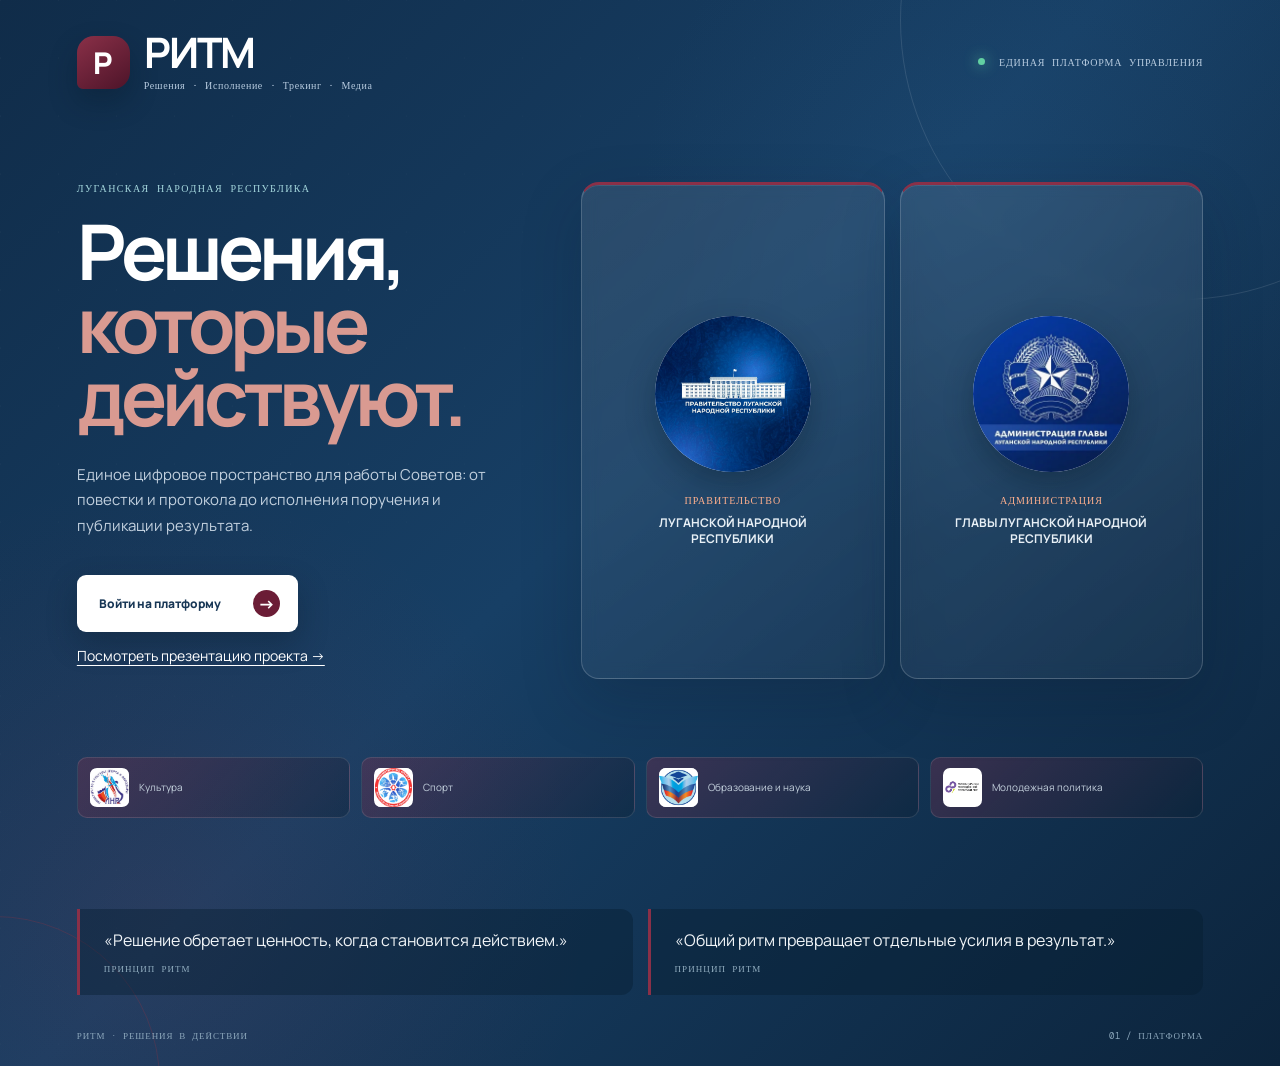
<file: index.html>
<!doctype html>
<html lang="ru">
  <head>
    <meta charset="UTF-8" />
    <meta name="viewport" content="width=device-width, initial-scale=1.0" />
    <title>РИТМ — единая система управления решениями</title>
    <link rel="stylesheet" href="styles.css" />
  </head>
  <body>
    <section class="landing-page" id="landing-page">
      <div class="landing-glow landing-glow-one"></div>
      <div class="landing-glow landing-glow-two"></div>
      <header class="landing-header">
        <div class="landing-brand"><span class="landing-mark">Р</span><div><strong>РИТМ</strong><small>Решения · Исполнение · Трекинг · Медиа</small></div></div>
        <span class="landing-status"><i></i> ЕДИНАЯ ПЛАТФОРМА УПРАВЛЕНИЯ</span>
      </header>
      <main class="landing-main">
        <div class="landing-intro">
          <p class="landing-kicker">ЛУГАНСКАЯ НАРОДНАЯ РЕСПУБЛИКА</p>
          <h1>Решения,<br><em>которые действуют.</em></h1>
          <p class="landing-lede">Единое цифровое пространство для работы Советов: от повестки и протокола до исполнения поручения и публикации результата.</p>
          <button class="landing-enter" id="enter-platform">Войти на платформу <span>→</span></button>
          <p class="landing-presentation-link"><a href="presentation.html">Посмотреть презентацию проекта →</a></p>
        </div>
        <div class="landing-institutions" aria-label="Органы государственной власти">
          <div class="institution-primary">
            <div class="institution-logo government-logo"><img src="логотипы/Правительство.jpg" alt="Правительство Луганской Народной Республики"></div>
            <span>ПРАВИТЕЛЬСТВО</span><strong>ЛУГАНСКОЙ НАРОДНОЙ РЕСПУБЛИКИ</strong>
          </div>
          <div class="institution-primary">
            <div class="institution-logo chief-logo"><img src="логотипы/АГ ЛНР.webp" alt="Администрация Главы Луганской Народной Республики"></div>
            <span>АДМИНИСТРАЦИЯ</span><strong>ГЛАВЫ ЛУГАНСКОЙ НАРОДНОЙ РЕСПУБЛИКИ</strong>
          </div>
        </div>
        <div class="landing-ministry-row" aria-label="Министерства Луганской Народной Республики">
          <div><img src="логотипы/Культура.gif" alt="Министерство культуры ЛНР"><span>Культура</span></div>
          <div><img src="логотипы/спорт.png" alt="Министерство спорта ЛНР"><span>Спорт</span></div>
          <div><img src="логотипы/мон лнр.jpg" alt="Министерство образования и науки ЛНР"><span>Образование и наука</span></div>
          <div><img src="логотипы/минмол.jpg" alt="Министерство молодежной политики ЛНР"><span>Молодежная политика</span></div>
        </div>
        <div class="landing-quotes">
          <blockquote>«Решение обретает ценность, когда становится действием.»<cite>ПРИНЦИП РИТМ</cite></blockquote>
          <blockquote>«Общий ритм превращает отдельные усилия в результат.»<cite>ПРИНЦИП РИТМ</cite></blockquote>
        </div>
      </main>
      <footer class="landing-footer"><span>РИТМ · РЕШЕНИЯ В ДЕЙСТВИИ</span><span>01 / ПЛАТФОРМА</span></footer>
    </section>
    <div class="app-shell" id="platform-shell">
      <aside class="sidebar">
        <a class="brand" id="brand-home" href="#landing-page" aria-label="Вернуться на главную страницу РИТМ">
          <span class="brand-mark" aria-label="Эмблема РИТМ">Р</span>
          <div><strong>РИТМ</strong><small>Решения Исполнение Трекинг Медиа</small></div>
        </a>
        <nav class="main-nav" aria-label="Основная навигация">
          <button class="nav-item active" data-view="overview">
            Обзор
          </button>
          <button class="nav-item" data-view="councils">
            Информация о Советах
          </button>
          <button class="nav-item" data-view="decisions">
            Проект решений <b id="decisions-count">0</b>
          </button>
          <button class="nav-item" data-view="protocols">
            Сводные протоколы
          </button>
          <button class="nav-item" data-view="tasks">
            Поручения <b id="tasks-count">0</b>
          </button>
          <button class="nav-item" data-view="agenda">
            Повестка <b id="agenda-count">0</b>
          </button>
          <button class="nav-item" data-view="media">
            Медиа-мастерская <b id="media-notifications">0</b>
          </button>
          <button class="nav-item" data-view="analytics">
            Аналитика
          </button>
        </nav>
        <div class="sidebar-bottom">
          <div class="rail-label">Рабочая среда</div>
          <button class="workspace-switch">
            <span class="avatar avatar-violet">ОК</span
            ><span
              ><strong>ОКМВ · общий</strong><small>4 министерства</small></span
            ><span>⌄</span>
          </button>
          <button class="nav-item muted">
            Помощь и регламент
          </button>
        </div>
      </aside>

      <main class="main-content">
        <header class="topbar">
          <div class="breadcrumbs">
            <span>ОКМВ</span><i>/</i><strong id="page-label">Обзор</strong>
          </div>
          <div class="top-actions">
            <label class="search"
              ><span>⌕</span
              ><input
                id="global-search"
                placeholder="Поиск по платформе"
                aria-label="Поиск по платформе"
              /><kbd>⌘ K</kbd></label
            ><button class="icon-button" id="notifications-button" type="button" title="Уведомления" aria-label="Открыть уведомления">♧<em></em></button
            ><span
              class="avatar avatar-orange"
              title="Личный кабинет" aria-label="Личный кабинет"
              >ЛК</span
            >
          </div>
        </header>

        <section class="page-view" id="notifications-view">
          <div class="page-heading">
            <div>
              <p class="eyebrow">СОБЫТИЯ ПЛАТФОРМЫ</p>
              <h1>Уведомления</h1>
              <p class="lede">Последние изменения в протоколах и медиа-мастерской.</p>
            </div>
          </div>
          <div class="panel notifications-list" id="notifications-list" aria-live="polite"></div>
        </section>
        <section class="page-view active" id="overview-view">
          <div class="page-heading">
            <div>
              <p class="eyebrow">РАБОЧИЙ КОНТУР</p>
              <div class="platform-identity">
                <span class="identity-mark">Р</span>
                <div><strong>РИТМ</strong><span>Решения · Исполнение · Трекинг · Медиа</span></div>
              </div>
              <h1>Обзор поручений</h1>
              <p class="lede">
                Главное по решениям Советов — в одном рабочем ритме.
              </p>
            </div>
            <button class="primary-button" id="new-task">
              + Новое поручение
            </button>
          </div>
          <section class="ministry-logos" aria-label="Министерства Луганской Народной Республики">
            <button class="ministry-logo ministry-culture" data-ministry-councils="dnc" title="Открыть Совет по ДНЦ" type="button"><span>МК</span><strong>Министерство культуры ЛНР<small>Совет по ДНЦ</small></strong></button>
            <div class="ministry-logo ministry-sport"><span>МС</span><strong>Министерство спорта ЛНР</strong></div>
            <button class="ministry-logo ministry-science" data-ministry-councils="ntr,ssp" title="Открыть Советы по НТР и ССП" type="button"><span>МОН</span><strong>Министерство образования и науки ЛНР<small>Советы по НТР и ССП</small></strong></button>
            <div class="ministry-logo ministry-youth"><span>ММП</span><strong>Министерство молодежной политики ЛНР</strong></div>
          </section>
          <div class="insight-banner">
            <div class="insight-orb">✦</div>
            <div>
              <strong>Фокус недели</strong>
              <p>
                Здесь отображаются только поручения, загруженные или созданные в системе.
              </p>
            </div>
            <button class="text-button" data-view="tasks">
              Открыть фокус →
            </button>
          </div>
          <div class="section-title">
            <h2>Ритм исполнения</h2>
            <span class="live"><i></i> Обновлено 8 минут назад</span>
          </div>
          <div class="metric-grid">
            <article class="metric-card">
              <div class="metric-top">
                <span>Поручения в работе</span
                ><span class="trend up">↑ 12%</span>
              </div>
                <strong id="overview-in-work">0</strong>
              <div class="metric-foot">
                <span>загружено в систему</span>
                <div class="mini-bars">
                  <i style="height: 35%"></i><i style="height: 58%"></i
                  ><i style="height: 43%"></i><i style="height: 76%"></i
                  ><i style="height: 64%"></i><i style="height: 90%"></i
                  ><i style="height: 82%"></i>
                </div>
              </div>
            </article>
            <article class="metric-card warning">
              <div class="metric-top">
                <span>Риск срыва</span
                ><span class="trend down">− 3 задачи</span>
              </div>
                <strong id="overview-risk">0</strong>
              <div class="metric-foot">
                <span>требуют внимания</span>
                <div class="risk-dots">
                  <i></i><i></i><i></i><i></i><i class="empty"></i
                  ><i class="empty"></i>
                </div>
              </div>
            </article>
            <article class="metric-card">
              <div class="metric-top">
                <span>Исполнено в срок</span
                ><span class="trend up">↑ 8.4%</span>
              </div>
                <strong id="overview-done">0<span class="unit">%</span></strong>
              <div class="metric-foot">
                <span>исполнено в срок</span>
                <div class="progress"><i style="width: 86%"></i></div>
              </div>
            </article>
            <article class="metric-card">
              <div class="metric-top">
                <span>Публикации за 30 дней</span
                ><span class="trend up">↑ 24%</span>
              </div>
                <strong id="overview-total">0</strong>
              <div class="metric-foot">
                <span>всего поручений</span
                ><span class="metric-spark">⌁</span>
              </div>
            </article>
          </div>
          <section class="panel meetings-calendar-panel">
            <div class="panel-head">
              <div><p class="eyebrow">РАБОЧИЙ КАЛЕНДАРЬ</p><h2>Заседания Советов</h2><p>Заседания, документы и материалы Советов.</p></div>
              <div class="calendar-controls"><button type="button" id="calendar-prev" aria-label="Предыдущий месяц">←</button><strong id="calendar-month"></strong><button type="button" id="calendar-next" aria-label="Следующий месяц">→</button></div>
            </div>
            <div class="council-legend"><span class="legend-dnc">Совет ДНЦ</span><span class="legend-ntr">Совет НТР</span><span class="legend-ssp">Совет ССП</span></div>
            <div class="meetings-calendar" id="meetings-calendar"></div>
            <div class="meeting-details" id="meeting-details"><p class="empty-state">Выберите дату с заседанием, чтобы открыть связанные документы.</p></div>
            <form class="calendar-meeting-form" id="calendar-meeting-form">
              <h3 id="calendar-form-title">Добавить заседание</h3>
              <input type="hidden" id="calendar-meeting-id" />
              <div class="calendar-form-grid">
                <label>Совет<select id="calendar-council" required><option value="dnc">Совет ДНЦ</option><option value="ntr">Совет НТР</option><option value="ssp">Совет ССП</option></select></label>
                <label>Дата<input type="date" id="calendar-date" required /></label>
                <label>Время<input type="time" id="calendar-time" required /></label>
                <label>Место проведения<input id="calendar-place" maxlength="160" required placeholder="Например, г. Луганск" /></label>
              </div>
              <label>Комментарий<textarea id="calendar-comment" rows="2" maxlength="2000" placeholder="Дополнительные сведения о заседании"></textarea></label>
              <label>Прикрепить документы<input id="calendar-documents" type="file" multiple accept=".pdf,.doc,.docx,.xls,.xlsx,.txt,.rtf,.odt,.ods,image/*" /></label>
              <p class="form-hint">Документы сохраняются в этом браузере. Повестка и протокол берутся из разделов выбранного Совета.</p>
              <div class="calendar-form-actions"><button type="submit" class="primary-button small">Сохранить заседание</button><button type="button" class="outline-button" id="calendar-form-reset">Очистить форму</button><button type="button" class="outline-button danger-button" id="calendar-meeting-delete" hidden>Удалить заседание</button></div>
              <p class="form-hint" id="calendar-form-message" role="status"></p>
            </form>
          </section>
          <div class="content-grid">
            <section class="panel task-panel">
              <div class="panel-head">
                <div>
                  <h2>Поручения, требующие внимания</h2>
                  <p>
                    Появятся после загрузки конкретных поручений.
                  </p>
                </div>
                <button class="filter-button" id="filter-risk">
                  Только риски <span>⌄</span>
                </button>
              </div>
              <div class="task-list" id="task-list"><p class="empty-state">Поручения появятся после загрузки или создания конкретных записей.</p></div>
              <button class="panel-link" data-view="tasks">
                Показать все поручения <span>→</span>
              </button>
            </section>
            <aside class="panel activity-panel">
              <div class="panel-head">
                <div>
                  <h2>Лента решений</h2>
                  <p>Последние события и сигналы</p>
                </div>
                <button class="dots">···</button>
              </div>
              <div class="activity-list"><p class="empty-state">События появятся после загрузки поручений.</p></div>
              <button class="panel-link">Вся лента <span>→</span></button>
            </aside>
          </div>
          <div class="bottom-grid">
            <section class="panel progress-panel">
              <div class="panel-head">
                <div>
                  <h2>Динамика исполнения</h2>
                  <p>Последние 6 месяцев</p>
                </div>
                <select>
                  <option>Все министерства</option>
                  <option>Образование</option>
                  <option>Спорт</option>
                </select>
              </div>
              <div class="chart">
                <div class="chart-y">
                  <span>100%</span><span>75%</span><span>50%</span
                  ><span>25%</span><span>0</span>
                </div>
                <div class="chart-area">
                  <div class="grid-line l1"></div>
                  <div class="grid-line l2"></div>
                  <div class="grid-line l3"></div>
                  <div class="grid-line l4"></div>
                  <svg
                    viewBox="0 0 600 180"
                    preserveAspectRatio="none"
                    aria-label="График исполнения"
                  >
                    <path
                      class="area"
                      d="M0,140 C70,145 72,108 130,115 S190,128 230,92 S290,84 330,96 S390,70 430,74 S500,45 600,25 L600,180 L0,180Z"
                    ></path>
                    <path
                      class="line"
                      d="M0,140 C70,145 72,108 130,115 S190,128 230,92 S290,84 330,96 S390,70 430,74 S500,45 600,25"
                    ></path>
                    <circle cx="600" cy="25" r="5"></circle>
                  </svg>
                  <div class="chart-labels">
                    <span>апр</span><span>май</span><span>июн</span
                    ><span>июл</span><span>авг</span><span>сен</span>
                  </div>
                </div>
              </div>
            </section>
            <section class="panel mini-media">
              <div class="panel-head">
                <div>
                  <h2>Медиа-план</h2>
                  <p>Единый ритм публикаций</p>
                </div>
              </div>
              <div class="media-stat">
                <strong id="overview-media-count">0</strong><span>материалов<br />в медиа-мастерской</span>
              </div>
              <div id="overview-media-items"><p class="empty-state">Материалов пока нет.</p></div>
              <button class="panel-link" data-view="media">
                Открыть медиа-мастерскую <span>→</span>
              </button>
            </section>
          </div>
          <div class="section-title directory-heading">
            <h2>Участники платформы</h2>
            <span>4 министерства · 3 Совета</span>
          </div>
          <div class="directory-grid">
            <div class="panel">
              <span class="eyebrow">ВЕДОМСТВА</span>
              <ul>
                <li>Министерство культуры ЛНР</li>
                <li>Министерство спорта ЛНР</li>
                <li>Министерство молодежной политики ЛНР</li>
                <li>Министерство образования и науки ЛНР</li>
              </ul>
            </div>
            <div class="panel">
              <span class="eyebrow">СОВЕТЫ</span>
              <ul>
                <li>Совет по НТР</li>
                <li>Совет по ССП</li>
                <li>Совет по ДНЦ</li>
              </ul>
              <button class="panel-link" data-view="agenda">
                Предложить вопрос в повестку →
              </button>
            </div>
          </div>
          <p class="form-hint">
             Обзор обновляется по мере загрузки и создания конкретных поручений.
          </p>
        </section>

        <section class="page-view" id="councils-view">
          <div class="page-heading"><div><p class="eyebrow">ОРГАНИЗАЦИОННАЯ ИНФОРМАЦИЯ</p><h1>Информация о Советах</h1><p class="lede">Сведения о составе, задачах и работе Советов. Информацию можно редактировать вручную.</p></div></div>
          <div class="council-info-tabs" id="council-info-tabs" role="tablist" aria-label="Советы"></div>
          <form class="panel council-info-form" id="council-info-form">
            <div class="panel-head"><div><p class="eyebrow" id="council-info-eyebrow">СОВЕТ</p><h2 id="council-info-title"></h2></div><span class="form-hint">Изменения сохраняются автоматически</span></div>
            <div class="council-info-grid"><label>Наименование Совета<input id="council-info-name" maxlength="240" required /></label><label>Председатель<input id="council-info-chair" maxlength="240" /></label><label>Секретарь<input id="council-info-secretary" maxlength="240" /></label><label>Периодичность заседаний<input id="council-info-schedule" maxlength="240" placeholder="Например, ежемесячно" /></label></div>
            <label>Цели Совета<textarea id="council-info-goal" rows="5" maxlength="5000"></textarea></label>
            <label>Основные задачи Совета<textarea id="council-info-tasks" rows="6" maxlength="6000"></textarea></label>
            <label>Функции Совета<textarea id="council-info-functions" rows="7" maxlength="7000"></textarea></label>
            <label id="council-info-powers-field">Полномочия Совета<textarea id="council-info-powers" rows="6" maxlength="6000"></textarea></label>
            <label>Состав и организация Совета<textarea id="council-info-organization" rows="8" maxlength="8000"></textarea></label>
            <label>Комиссии при Совете<textarea id="council-info-commissions" rows="7" maxlength="7000"></textarea></label>
            <label>Комиссия 1<textarea id="council-info-commission-1" rows="6" maxlength="7000"></textarea></label>
            <label>Комиссия 2<textarea id="council-info-commission-2" rows="6" maxlength="7000"></textarea></label>
            <label>Комиссия 3<textarea id="council-info-commission-3" rows="6" maxlength="7000"></textarea></label>
            <label>Комиссия 4<textarea id="council-info-commission-4" rows="6" maxlength="7000"></textarea></label>
            <label>Состав Совета<textarea id="council-info-composition" rows="7" maxlength="7000"></textarea></label>
            <label id="council-info-commission-rules-field">Типовое положение о комиссиях<textarea id="council-info-commission-rules" rows="8" maxlength="8000"></textarea></label>
            <label>Организационно-техническое сопровождение<textarea id="council-info-support" rows="3" maxlength="2000"></textarea></label>
            <label>Дополнительная информация<textarea id="council-info-notes" rows="5" maxlength="4000" placeholder="Контакты, порядок работы, ссылки и другие сведения"></textarea></label>
            <div class="calendar-form-actions"><button type="submit" class="primary-button small">Сохранить информацию</button><button type="button" class="outline-button" id="council-info-reset">Восстановить исходные данные</button></div><p class="form-hint" id="council-info-message" role="status"></p>
          </form>
          <section class="panel council-tasks-panel">
            <div class="panel-head">
              <div><p class="eyebrow">КОНТРОЛЬ ИСПОЛНЕНИЯ</p><h2>Поручения Совета</h2><p>Просроченные поручения находятся сверху, затем текущие и исполненные.</p></div>
              <div class="council-task-legend"><span class="council-task-legend-overdue">Просрочено</span><span class="council-task-legend-open">Не исполнено</span><span class="council-task-legend-done">Исполнено</span></div>
            </div>
            <div id="council-task-list" class="council-task-list"></div>
          </section>
        </section>
        <section class="page-view" id="decisions-view">
          <div class="page-heading"><div><p class="eyebrow">РАБОЧИЙ ДОКУМЕНТ</p><h1>Проект решений</h1><p class="lede">Подготовьте ответственного, срок и поручения отдельно для каждого Совета. Данные сохраняются в браузере и автоматически отображаются в его сводном протоколе.</p></div></div>
          <div class="council-info-tabs" id="decision-tabs" role="tablist" aria-label="Советы для проекта решений"></div>
          <form class="panel decision-form" id="decision-form">
            <div class="panel-head"><div><p class="eyebrow" id="decision-eyebrow">СОВЕТ</p><h2 id="decision-title"></h2></div><span class="form-hint">Изменения сохраняются автоматически</span></div>
            <label>Ответственный<textarea id="decision-responsible" rows="3" maxlength="2000" placeholder="ФИО, должность, подразделение или орган"></textarea></label>
            <label>Сроки<textarea id="decision-deadlines" rows="3" maxlength="2000" placeholder="Дата, период или этап исполнения"></textarea></label>
            <label>Поручения<textarea id="decision-assignments" rows="8" maxlength="8000" placeholder="Опишите поручения проекта решения"></textarea></label>
            <div class="calendar-form-actions"><button type="submit" class="primary-button small">Сохранить проект</button><button type="button" class="outline-button" id="decision-reset">Очистить поля</button></div><p class="form-hint" id="decision-message" role="status"></p>
          </form>
        </section>
        <section class="page-view" id="tasks-view">
          <div class="page-heading">
            <div>
              <p class="eyebrow">РАБОЧИЙ ЦИКЛ</p>
              <h1>Поручения</h1>
              <p class="lede" id="tasks-summary">Показаны все поручения.</p>
            </div>
            <button class="primary-button" id="new-task-2">
              + Новое поручение
            </button>
          </div>
          <div class="toolbar">
            <div class="tabs" id="task-tabs" role="tablist">
              <button
                class="tab active"
                data-task-tab="all"
                aria-selected="true"
              >
                Все <b>0</b></button
              ><button class="tab" data-task-tab="dnc" aria-selected="false">
                ДНЦ <b>0</b></button
              ><button class="tab" data-task-tab="ssp" aria-selected="false">
                ССП <b>0</b></button
              ><button class="tab" data-task-tab="ntr" aria-selected="false">
                НТР <b>0</b></button
              ><button class="tab" data-task-tab="risk" aria-selected="false">
                В риске <b>1</b></button
              ><button class="tab" data-task-tab="done" aria-selected="false">
                Исполнено <b>1</b>
              </button>
            </div>
            <button
              class="filter-button"
              id="task-filter-toggle"
              aria-expanded="false"
            >
              Фильтры <span>⌄</span>
            </button>
          </div>
          <div class="task-filters panel" id="task-filters" hidden>
            <label
              >Министерство<select id="task-filter-ministry">
                <option value="all">Все министерства</option>
                <option value="culture">Министерство культуры ЛНР</option>
                <option value="education">Министерство образования и науки ЛНР</option>
                <option value="sport">Министерство спорта ЛНР</option>
                <option value="youth">Министерство молодежной политики ЛНР</option>
                <option value="general">Межведомственные</option>
              </select></label
            ><label
              >Совет<select id="task-filter-council">
                <option value="all">Все Советы</option>
                <option value="ntr">Совет по НТР</option>
                <option value="ssp">Совет по ССП</option>
                <option value="dnc">Совет по ДНЦ</option>
              </select></label
            ><button
              class="outline-button"
              id="task-filter-reset"
              type="button"
            >
              Сбросить фильтры
            </button>
          </div>
          <div class="panel full-list" id="full-task-list">
            <div class="full-row head">
              <span>ПОРУЧЕНИЕ</span><span>ОТВЕТСТВЕННЫЙ</span><span>СРОК</span
              ><span>СТАТУС</span>
            </div>
            <div class="task-empty" id="task-empty" hidden>
              Поручения не загружены. Создайте или загрузите конкретное поручение.
            </div>
          </div>
          <section class="panel task-calendar-panel">
            <div class="panel-head"><div><p class="eyebrow">СРОКИ ПОРУЧЕНИЙ</p><h2>Календарь поручений</h2><p>Данные автоматически загружаются из списка поручений. Дату и статус можно изменить вручную.</p></div><div class="calendar-controls"><button type="button" id="task-calendar-prev" aria-label="Предыдущий месяц">←</button><strong id="task-calendar-month"></strong><button type="button" id="task-calendar-next" aria-label="Следующий месяц">→</button></div></div>
            <div class="council-legend task-calendar-legend"><span class="legend-task-open">Не исполнено</span><span class="legend-task-overdue">Просрочено</span><span class="legend-task-done">Исполнено</span></div>
            <div class="meetings-calendar" id="task-calendar"></div>
            <div class="task-calendar-details" id="task-calendar-details"><p class="empty-state">Выберите дату, чтобы открыть поручения.</p></div>
            <form class="task-calendar-edit" id="task-calendar-edit" hidden><input type="hidden" id="task-calendar-edit-id" /><label>Срок<input type="date" id="task-calendar-edit-date" required /></label><label>Статус<select id="task-calendar-edit-status"><option value="work">Не исполнено</option><option value="risk">Просрочено</option><option value="done">Исполнено</option></select></label><label class="task-calendar-comment-label">Комментарий<textarea id="task-calendar-edit-comment" rows="2" maxlength="2000" placeholder="Комментарий к поручению"></textarea></label><button type="submit" class="primary-button small">Сохранить изменения</button><button type="button" class="outline-button" id="task-calendar-edit-cancel">Отмена</button><button type="button" class="outline-button danger-button" id="task-calendar-edit-delete" hidden>Удалить поручение</button><p class="form-hint" id="task-calendar-edit-message" role="status"></p></form>
          </section>
        </section>
        <section class="page-view" id="agenda-view">
          <div class="page-heading">
            <div>
              <p class="eyebrow">ОТКРЫТЫЙ СБОР ВОПРОСОВ</p>
              <h1>Предложения в повестку</h1>
              <p class="lede">
                Одно обращение одновременно наполняет повестку и проект
                резолюции протокола.
              </p>
            </div>
            <div class="document-actions">
              <a
                class="outline-button"
                id="source-agenda"
                href="Исходный%20файл%20НТР.docx"
                download
                >Исходная форма НТР DOCX</a
              ><button
                class="primary-button"
                id="download-agenda"
                type="button"
              >
                Скачать повестку НТР
              </button>
            </div>
          </div>
          <div
            class="council-tabs"
            id="agenda-tabs"
            aria-label="Выберите Совет"
          ></div>
          <div class="agenda-layout">
            <form class="panel agenda-form" id="proposal-form">
              <div class="panel-head">
                <div>
                  <h2>Новое предложение</h2>
                  <p>Форма доступна всем посетителям прототипа.</p>
                </div>
              </div>
              <label
                >Совет<select name="council" id="proposal-council" required>
                  <option value="ntr">Совет по НТР</option>
                  <option value="ssp">Совет по ССП</option>
                  <option value="dnc">Совет по ДНЦ</option>
                </select></label
              >
              <label
                >Министерство<select name="ministry" required>
                  <option value="">Выберите министерство</option>
                  <option>Министерство культуры ЛНР</option>
                  <option>Министерство спорта ЛНР</option>
                  <option>Министерство молодежной политики ЛНР</option>
                  <option>Министерство образования и науки ЛНР</option>
                </select></label
              >
              <label
                >Специалист, направивший предложение<input
                  name="author"
                  required
                  maxlength="160"
                  placeholder="ФИО и должность специалиста"
              /></label>
              <label
                >Тема вопроса<input
                  name="title"
                  required
                  maxlength="180"
                  placeholder="Краткое название вопроса"
              /></label>
              <label
                >Докладчик<input
                  name="presenter"
                  required
                  maxlength="220"
                  placeholder="ФИО и должность докладчика"
              /></label>
              <label
                >Время доклада<input
                  name="reportTime"
                  required
                  maxlength="40"
                  placeholder="Например, 10 минут"
              /></label>
              <label
                >Обоснование<textarea
                  name="reason"
                  required
                  maxlength="2000"
                  rows="4"
                  placeholder="Почему вопрос необходимо рассмотреть"
                ></textarea>
              </label>
              <label
                >Предложение в резолюцию протокола<textarea
                  name="decision"
                  required
                  maxlength="4000"
                  rows="5"
                  placeholder="Какое решение предлагается принять"
                ></textarea>
              </label>
              <label
                >Срок реализации<input
                  name="deadline"
                  required
                  maxlength="160"
                  placeholder="Например, до 15 декабря 2026 года или постоянно"
              /></label>
              <label
                >Ответственные за реализацию<textarea
                  name="responsible"
                  required
                  maxlength="1000"
                  rows="3"
                  placeholder="Организации, подразделения, должности или ФИО"
                ></textarea>
              </label>
              <button class="primary-button" type="submit">
                Добавить в рабочие документы →
              </button>
              <p class="form-hint">
                После отправки пункт сразу появится в черновиках повестки и
                протокола. Специалист ОКМВ сможет исключить его при редакционной
                проверке. В прототипе данные хранятся только в вашем браузере.
              </p>
            </form>
            <div class="panel proposals-panel">
              <div class="panel-head">
                <div>
                  <h2 id="agenda-title">Предложения: Совет по НТР</h2>
                  <p id="agenda-subtitle">
                    Предложения к повестке выбранного Совета
                  </p>
                </div>
              </div>
              <div id="proposals-list" class="proposals-list"></div>
            </div>
          </div>
          <section class="panel agenda-document">
            <div class="protocol-document-head">
              <span class="status-pill amber">Автозаполняемый черновик</span
              ><span id="agenda-document-count">0 пунктов</span>
            </div>
            <p class="eyebrow">ПОВЕСТКА ДНЯ</p>
            <h2 id="agenda-document-title">Совет по НТР</h2>
            <div class="agenda-table" id="agenda-document-items"></div>
            <p class="form-hint">
              Документ обновляется при каждом поступившем предложении.
              Исключенные при фильтрации пункты в выгрузку не попадают.
            </p>
          </section>
        </section>
        <section class="page-view" id="protocols-view">
          <div class="page-heading">
            <div>
              <p class="eyebrow">ПО КАЖДОМУ СОВЕТУ ОТДЕЛЬНО</p>
              <h1>Сводные протоколы</h1>
              <p class="lede">
                Вопросы, докладчики, резолюции, сроки и ответственные собираются
                в единый рабочий документ.
              </p>
            </div>
            <div class="document-actions">
              <a
                class="outline-button"
                href="ПРОТОКОЛ%20пример%20формы.docx"
                download
                >Исходная форма протокола DOCX</a
              ><button class="outline-button" id="print-protocol" type="button">
                Печать / PDF</button
              ><button
                class="primary-button"
                id="download-protocol"
                type="button"
              >
                Скачать заполненный протокол
              </button>
            </div>
          </div>
          <div
            class="council-tabs"
            id="protocol-tabs"
            aria-label="Выберите протокол Совета"
          ></div>
          <div class="panel protocol-document">
            <div class="protocol-document-head">
              <span class="status-pill amber"
                >Черновик · требует проверки секретаря</span
              ><span id="protocol-count">0 пунктов</span>
            </div>
            <p class="eyebrow">СВОДНЫЙ ПРОТОКОЛ ЗАСЕДАНИЯ</p>
            <h2 id="protocol-title">Совет по НТР</h2>
            <div class="protocol-fields">
              <label
                >Дата заседания<input id="meeting-date" type="date" /></label
              ><label
                >Номер протокола<input
                  id="meeting-number"
                  maxlength="40"
                  placeholder="Например, 1" /></label
              ><label
                >Место проведения<input
                  id="meeting-place"
                  maxlength="160"
                  placeholder="Например, г. Луганск" /></label
              ><label
                >Время начала<input
                  id="meeting-time"
                  maxlength="40"
                  placeholder="Например, 10:00" /></label
              ><label
                >Председатель<input
                  id="meeting-chair"
                  maxlength="160"
                  placeholder="Должность или ФИО председателя" /></label
              ><label
                >Секретарь<input
                  id="meeting-secretary"
                  maxlength="160"
                  placeholder="Должность или ФИО секретаря"
              /></label>
            </div>
            <h3>Проект протокола: вопросы повестки и резолюции</h3>
            <div id="protocol-items" class="protocol-items"></div>
            <section class="project-decision-protocol" id="protocol-project-decisions" hidden>
              <h3>Общий проект решений Совета</h3>
              <p class="form-hint">Сюда автоматически добавляются данные со страницы «Проект решений». Ниже также собраны все включённые предложения этого Совета.</p>
              <div id="protocol-project-decision-content"></div>
            </section>
            <section class="audio-protocol-card" aria-labelledby="audio-protocol-title">
              <div class="panel-head">
                <div>
                  <h3 id="audio-protocol-title">Аудиозапись заседания</h3>
                  <p>Загрузите запись для подготовки черновика протокола с помощью AI.</p>
                </div>
                <span class="status-pill violet-pill">AI-черновик</span>
              </div>
              <label class="audio-upload">Прикрепить аудиофайл<input id="protocol-audio" type="file" accept="audio/*" /></label>
              <p class="audio-file-name" id="protocol-audio-name">Файл не прикреплён</p>
              <button class="primary-button small" id="transcribe-protocol" type="button">Подготовить черновик протокола</button>
              <p class="form-hint" id="transcription-status">Аудиозапись будет сохранена вместе с выбранным Советом.</p>
              <label class="protocol-notes">Черновик по аудиозаписи<textarea id="protocol-transcript" rows="7" placeholder="Здесь появится черновик протокола"></textarea></label>
            </section>
            <label class="protocol-notes"
              >Дополнительные замечания секретаря<textarea
                id="meeting-notes"
                rows="4"
                placeholder="Заполняется по итогам заседания"
              ></textarea>
            </label>
            <p class="form-hint">
              Это рабочий сводный проект по выбранному Совету. Он хранится
              только в этом браузере и не является утверждённым протоколом.
            </p>
          </div>
        </section>
        <section class="page-view" id="media-view">
          <div class="media-background" aria-hidden="true">
            <svg viewBox="0 0 1000 800" preserveAspectRatio="none">
              <path class="media-trace" d="M-50 70 C160 -30 240 240 420 120 S760 -20 1050 160" />
              <path class="media-trace media-trace-second" d="M-50 280 C140 110 290 430 510 280 S810 170 1050 360" />
              <path class="media-trace media-trace-third" d="M-50 490 C190 300 340 640 560 470 S820 370 1050 550" />
              <path class="media-trace media-trace-second" d="M-50 730 C150 570 370 850 600 690 S850 610 1050 790" />
              <path class="media-trace media-trace-third" d="M80 -50 C300 140 -60 310 180 460 S140 720 320 850" />
              <path class="media-trace" d="M840 -50 C630 150 1070 330 820 500 S1030 690 780 850" />
            </svg>
            <span class="media-orbit"></span><span class="media-orbit media-orbit-second"></span>
          </div>
          <div class="page-heading">
            <div>
              <p class="eyebrow">ЕДИНЫЙ ИНФОРМАЦИОННЫЙ РИТМ</p>
              <h1 class="media-title">МЕДИА</h1>
              <p class="lede">
                От подтверждённого результата поручения до согласованной
                публикации и мониторинга новостей.
              </p>
            </div>
          </div>
          <div class="media-tabs" role="tablist">
            <button class="media-tab active" data-media-panel="generator">
              Публикации по поручениям</button
            ><button class="media-tab" data-media-panel="editing">
              Редактирование <b id="media-draft-count">0</b></button
            ><button class="media-tab" data-media-panel="news">
              Новости сферы
            </button>
          </div>

          <div class="media-panel active" id="media-generator-panel">
            <div class="media-generator-grid">
              <form
                class="panel media-generator-form"
                id="media-generator-form"
              >
                <div class="panel-head">
                  <div>
                    <h2>Данные об исполнении</h2>
                    <p>
                      Текст формируется только из сведений, введённых в форму.
                    </p>
                  </div>
                  <span class="status-pill violet-pill">Авточерновик</span>
                </div>
                <label
                  >Министерство<select id="publication-ministry" required>
                    <option>Министерство культуры ЛНР</option>
                    <option>Министерство спорта ЛНР</option>
                    <option>Министерство молодежной политики ЛНР</option>
                    <option>Министерство образования и науки ЛНР</option>
                  </select></label
                >
                <label
                  >Совет<select id="publication-council" required>
                    <option>Совет по ДНЦ</option>
                    <option>Совет по НТР</option>
                    <option>Совет по ССП</option>
                  </select></label
                >
                <label
                  >Исполненное поручение<input
                    id="publication-task"
                    required
                    maxlength="220"
                    placeholder="Что было поручено"
                /></label>
                <label
                  >Подтверждённый результат<textarea
                    id="publication-result"
                    required
                    maxlength="2500"
                    rows="5"
                    placeholder="Что фактически сделано, где и для кого"
                  ></textarea>
                </label>
                <label
                  >Комментарий<textarea id="publication-comment" maxlength="2500" rows="3" placeholder="Дополнительные сведения об исполнении"></textarea></label>
                <label
                  >Подтверждающий источник<input
                    id="publication-proof"
                    maxlength="300"
                    placeholder="Документ, ссылка или реквизиты отчёта"
                /></label>
                <button class="primary-button" type="submit">
                  Сформировать текст →
                </button>
                <p class="form-hint">
                  Перед публикацией сотрудник обязан сверить текст с
                  утверждённым протоколом и подтверждающими документами.
                </p>
              </form>
              <section class="panel generated-publication">
                <div class="panel-head">
                  <div>
                    <h2>Текст для публикации</h2>
                    <p id="generated-meta">Заполните сведения слева</p>
                  </div>
                  <button
                    class="outline-button"
                    type="button"
                    id="copy-publication"
                  >
                    Копировать
                  </button>
                </div>
                <label
                  >Заголовок<input
                    id="generated-title"
                    maxlength="220"
                    placeholder="Здесь появится заголовок" /></label
                ><label
                  >Текст<textarea
                    id="generated-text"
                    rows="14"
                    placeholder="Здесь появится автоматически сформированный текст"
                  ></textarea>
                </label>
                <div class="editor-note">
                  <span>!</span>
                  <div>
                    <strong>Требуется проверка человеком</strong
                    ><small
                      >Авточерновик не подтверждает достоверность результата и
                      не публикуется автоматически.</small
                    >
                  </div>
                </div>
                <div class="editor-actions">
                  <button
                    class="primary-button small"
                    type="button"
                    id="send-to-editing"
                  >
                    Передать на общее редактирование →
                  </button>
                </div>
              </section>
            </div>
          </div>

          <div class="media-panel" id="media-editing-panel">
            <div class="collaboration-banner">
              <span class="live"><i></i> Общий рабочий документ</span>
              <p>
                Изменения сохраняются автоматически и синхронизируются между
                открытыми вкладками этого браузера.
              </p>
            </div>
            <div class="media-editing-grid">
              <aside class="panel shared-drafts">
                <div class="panel-head">
                  <div>
                    <h2>Черновики</h2>
                    <p>Материалы, переданные на редактуру</p>
                  </div>
                </div>
                <div id="shared-drafts-list" class="shared-drafts-list"></div>
              </aside>
              <section class="panel shared-editor">
                <div id="shared-editor-empty" class="empty-state">
                  Выберите черновик или сформируйте публикацию по исполненному
                  поручению.
                </div>
                <div id="shared-editor-fields" hidden>
                  <div class="shared-editor-head">
                    <span class="status-pill blue">Совместная редактура</span
                    ><select id="shared-status">
                      <option>Черновик</option>
                      <option>На согласовании</option>
                      <option>Готово к публикации</option>
                    </select>
                  </div>
                  <label
                    >Заголовок<input id="shared-title" maxlength="220" /></label
                  ><label
                    >Текст<textarea id="shared-text" rows="15"></textarea>
                  </label>
                  <div class="save-state" id="shared-save-state">
                    Все изменения сохранены
                  </div>
                  <div class="comment-box">
                    <h3>Комментарии редакции</h3>
                    <div id="shared-comments" class="shared-comments"></div>
                    <div class="comment-form">
                      <input
                        id="comment-author"
                        maxlength="80"
                        value="Лариса Яковлевна"
                        aria-label="Автор комментария"
                      /><input
                        id="comment-text"
                        maxlength="500"
                        placeholder="Добавить комментарий"
                        aria-label="Комментарий"
                      /><button
                        class="outline-button"
                        id="add-comment"
                        type="button"
                      >
                        Отправить
                      </button>
                    </div>
                  </div>
                </div>
              </section>
            </div>
            <p class="form-hint">
              В промышленной версии общий доступ должен работать через
              защищённый сервер, роли пользователей и журнал изменений. Текущий
              прототип не обеспечивает сетевое совместное редактирование.
            </p>
          </div>

          <div class="media-panel" id="media-news-panel">
            <div class="news-toolbar">
              <div>
                <h2>
                  Новости культуры, спорта, образования и молодежной политики
                  ЛНР
                </h2>
                <p>
                  Лента предназначена для автоматического сбора публикаций из
                  подтверждённых официальных источников.
                </p>
              </div>
              <button class="outline-button" id="refresh-news" type="button">
                Обновить ленту
              </button>
            </div>
            <div class="source-warning">
              <span>i</span>
              <div>
                <strong>Источники ещё не подключены</strong>
                <p>
                  Для реального автоматического наполнения необходимо настроить
                  на сервере RSS/API официальных ресурсов четырёх министерств.
                  Ниже показана структура ленты без вымышленных новостей.
                </p>
              </div>
            </div>
            <div class="news-filters" id="news-filters">
              <button class="active" data-news-filter="all">Все сферы</button
              ><button data-news-filter="culture">Культура</button
              ><button data-news-filter="sport">Спорт</button
              ><button data-news-filter="education">Образование</button
              ><button data-news-filter="youth">Молодежная политика</button>
            </div>
            <div class="news-grid" id="news-grid"></div>
            <p class="news-updated" id="news-updated">
              Автоматическое обновление начнётся после подключения официальных
              источников.
            </p>
          </div>
        </section>
        <section class="page-view" id="analytics-view">
          <div class="page-heading">
            <div>
              <p class="eyebrow">ДАННЫЕ ДЛЯ РЕШЕНИЙ</p>
              <h1>Аналитика</h1>
              <p class="lede">
                Показатели, которые помогают управлять процессом, а не
                отчетностью.
              </p>
            </div>
            <button class="outline-button" id="download-analytics">Скачать отчет ↓</button>
          </div>
          <div class="analysis-cards">
            <article>
              <span>Всего поручений</span><strong id="analytics-tasks">0</strong>
              <p>Созданные и загруженные поручения</p>
            </article>
            <article>
              <span>Доля исполненных поручений</span><strong><span id="analytics-done">0</span> <small>%</small></strong>
              <p id="analytics-done-detail">Исполнено 0 из 0</p>
            </article>
            <article>
              <span>Медиаматериалы</span><strong id="analytics-media">0</strong>
              <p>Материалы, переданные на редактирование</p>
            </article>
          </div>
          <div class="panel recommendations">
            <div class="panel-head">
              <div>
                <h2>Рекомендации системы</h2>
                <p>Сигналы, которые стоит обсудить на ближайшем Совете</p>
              </div>
            </div>
            <div id="analytics-recommendations"><p class="empty-state">Данных пока нет. Показатели появятся по мере работы платформы.</p></div>
          </div>
        </section>
      </main>
    </div>
    <div class="modal-backdrop" id="modal">
      <div class="modal">
        <button class="modal-close" id="modal-close">×</button>
        <p class="eyebrow">БЫСТРОЕ ДЕЙСТВИЕ</p>
        <h2>Новое поручение</h2>
        <p class="modal-lede">
          Система проверит формулировку и сразу добавит задачу в цикл
          исполнения.
        </p>
        <label
          >Что нужно сделать<input
            id="task-title"
            placeholder="Например, подготовить график..."
            autofocus
        /></label>
        <div class="form-grid">
          <label
            >Министерство<select id="task-ministry">
              <option>Министерство культуры ЛНР</option>
              <option>Министерство спорта ЛНР</option>
              <option>Министерство молодежной политики ЛНР</option>
              <option>Министерство образования и науки ЛНР</option>
            </select></label
          ><label
            >Срок<input id="task-deadline" type="date"
          /></label>
        </div>
        <label
          >Совет<select id="task-council-create">
            <option value="ntr">Совет по НТР</option>
            <option value="ssp">Совет по ССП</option>
            <option value="dnc">Совет по ДНЦ</option>
          </select></label
        ><label
          >Ответственный<input id="task-owner" maxlength="160" placeholder="Введите ФИО, должность или подразделение" /></label
        ><button class="primary-button full" id="create-task">
          Создать поручение →
        </button>
      </div>
    </div>
    <div class="modal-backdrop" id="task-detail-modal">
      <div class="modal task-detail-modal">
        <button class="modal-close" id="task-detail-close">×</button>
        <p class="eyebrow" id="task-detail-id">ПОРУЧЕНИЕ</p>
        <h2 id="task-detail-title"></h2>
        <div class="task-detail-grid">
          <div>
            <small>Совет</small><strong id="task-detail-council"></strong>
          </div>
          <div>
            <small>Ответственный</small><strong id="task-detail-owner"></strong>
          </div>
          <div><small>Срок</small><strong id="task-detail-date"></strong></div>
          <div>
            <small>Статус</small><strong id="task-detail-status"></strong>
          </div>
        </div>
        <label>
          Комментарий к исполнению<textarea id="task-detail-comment" rows="4" maxlength="2000" placeholder="Добавьте комментарий, результат или ссылку на подтверждающий документ"></textarea>
        </label>
        <p class="modal-lede">
          Карточка содержит текущие сведения по поручению. Изменение статуса в
          прототипе отображается в списке до перезагрузки страницы.
        </p>
        <div class="task-detail-actions">
          <button
            class="outline-button"
            type="button"
            data-set-task-status="work"
          >
            Принять в работу</button
          ><button
            class="outline-button"
            type="button"
            data-set-task-status="risk"
          >
            Отметить риск</button
          ><button
            class="primary-button small"
            type="button"
            data-set-task-status="done"
          >
            Исполнено
          </button>
        </div>
      </div>
    </div>
    <script src="app.js"></script>
  </body>
</html>
</file>
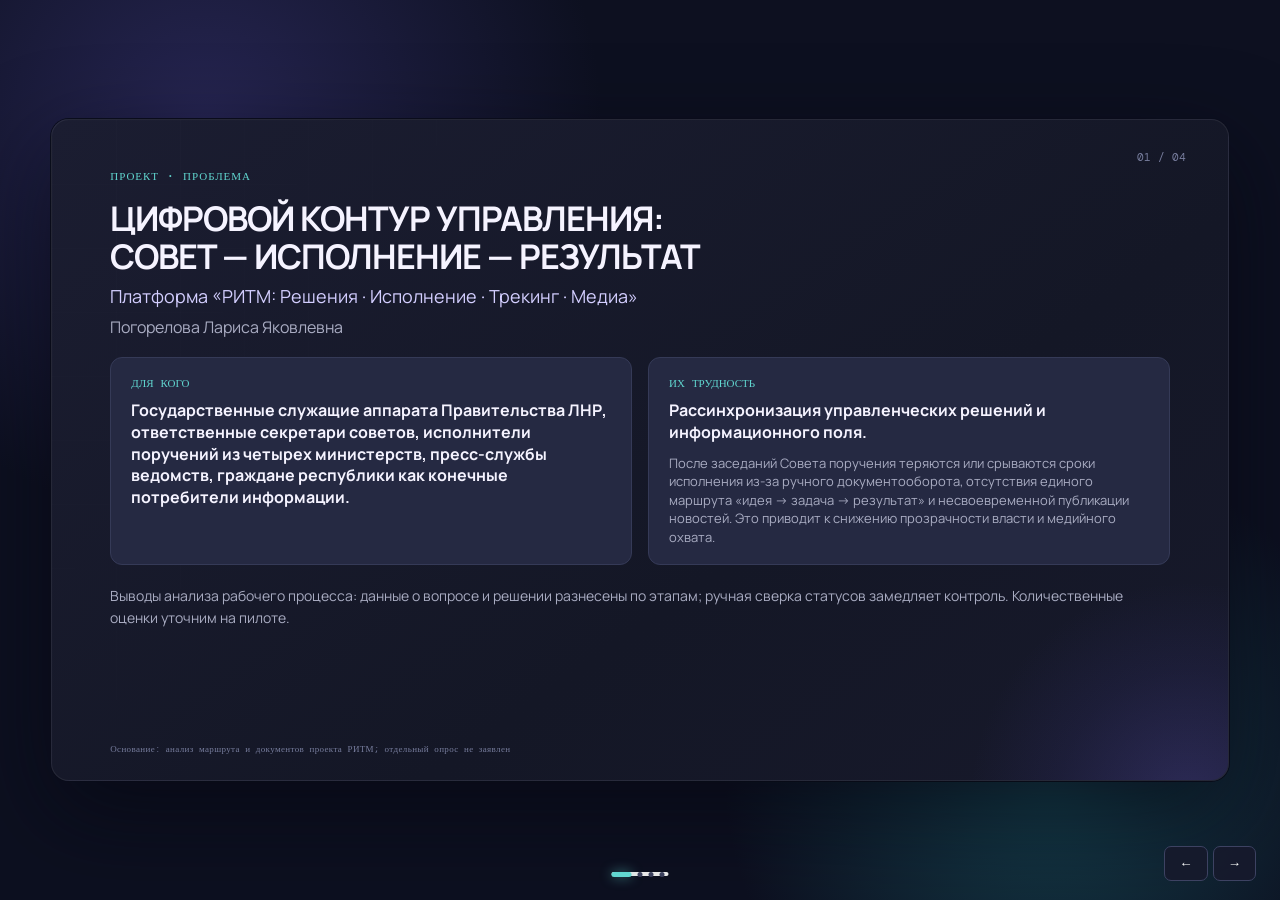
<file: presentation.html>
<!doctype html>
<html lang="ru">
<head>
  <meta charset="UTF-8">
  <meta name="viewport" content="width=device-width,initial-scale=1">
  <title>РИТМ — презентация</title>
  <link rel="stylesheet" href="styles.css">
  <style>
    body{margin:0;background:#25262a;color:#fff;overflow:hidden}.deck{height:100vh;display:grid;place-items:center;padding:22px}.slide{width:min(1180px,92vw,calc(88vh * 16 / 9));aspect-ratio:16/9;display:none;position:relative;overflow:hidden;padding:48px 58px;border-radius:18px;background:#302f38;box-shadow:0 30px 80px #11111866}.slide.active{display:block}.slide-number{position:absolute;right:42px;top:30px;color:#85838e;font:11px 'DM Mono';z-index:4}.slide:before{content:'';position:absolute;width:440px;height:440px;border-radius:50%;right:-180px;bottom:-240px;background:#6755df25;pointer-events:none}.deck .eyebrow{color:#aaa4e9;font-size:11px;letter-spacing:.09em}.deck h1{font-size:clamp(42px,5vw,67px);line-height:1.02;letter-spacing:-3px;margin:23px 0 20px}.deck h2{font-size:38px;line-height:1.04;letter-spacing:-1.7px;margin:10px 0 24px}.deck p{color:#b8b7c0;font-size:15px;line-height:1.55}.accent{color:#a9a0ff}.mark{background:#7565e8;display:grid;place-items:center;height:50px;width:50px;border-radius:14px;font-size:25px;font-weight:800}.slide-footer{position:absolute;bottom:25px;left:58px;color:#85838e;font:9px 'DM Mono';letter-spacing:.04em}.deck-controls{position:fixed;bottom:19px;right:24px;display:flex;gap:5px;z-index:10}.deck-controls button{border:1px solid #4d4c57;background:#33333c;color:#fff;border-radius:7px;padding:9px 14px;cursor:pointer}.deck-controls button:hover{background:#7565e8}.hero-layout{display:grid;grid-template-columns:.82fr 1.18fr;gap:38px;align-items:center;height:100%}.hero-copy p{max-width:470px}.screen-frame{position:relative;overflow:hidden;border:1px solid #565461;border-radius:13px;background:#f7f7f4;box-shadow:0 22px 50px #17161e88}.screen-frame img{display:block;width:100%;height:100%;object-fit:cover;object-position:top left}.hero-screen{height:420px;transform:rotate(1deg)}.hero-screen img{width:121%;max-width:none;margin-left:-21%}.screen-caption{position:absolute;left:13px;bottom:12px;background:#25252ddf;border:1px solid #ffffff18;border-radius:7px;padding:7px 10px;color:#fff;font:9px 'DM Mono';backdrop-filter:blur(8px)}.problem-grid{display:grid;grid-template-columns:repeat(3,1fr);gap:14px;margin-top:32px}.problem-card{background:#3b3a45;border:1px solid #4b4a55;border-radius:10px;padding:20px;min-height:205px}.problem-card b{display:block;color:#a9a0ff;font:11px 'DM Mono';margin-bottom:24px}.problem-card strong{display:block;font-size:18px;line-height:1.35}.problem-card p{font-size:12px;margin-top:10px}.problem-path{display:flex;align-items:center;gap:9px;margin-top:22px;color:#85838e;font:10px 'DM Mono'}.problem-path i{height:1px;flex:1;background:#4d4b58}.module-head{display:flex;align-items:end;justify-content:space-between;gap:30px}.module-head p{max-width:430px;font-size:12px;margin:0 0 5px}.module-gallery{display:grid;grid-template-columns:repeat(4,1fr);gap:11px;margin-top:20px}.module-shot{position:relative;height:335px;overflow:hidden;border:1px solid #53515e;border-radius:10px;background:#fff}.module-shot img{width:100%;height:100%;object-fit:cover;object-position:top left}.module-shot:after{content:'';position:absolute;inset:auto 0 0;height:43%;background:linear-gradient(transparent,#202028e8)}.module-label{position:absolute;left:14px;right:14px;bottom:13px;z-index:2}.module-label b{display:block;color:#aea7ff;font:9px 'DM Mono';margin-bottom:5px}.module-label strong{font-size:15px}.task-slide h2{margin-bottom:16px}.task-stage{height:465px}.task-stage img{width:121%;max-width:none;margin-left:-21%}.annotation{position:absolute;z-index:3;background:#7565e8;color:#fff;border-radius:20px;padding:7px 12px;font:700 9px Manrope;box-shadow:0 7px 20px #30228b55}.annotation.tabs{left:8%;top:34%}.annotation.filters{right:7%;top:34%}.annotation.create{right:8%;top:18%}.annotation:after{content:'';position:absolute;width:1px;height:22px;background:#7565e8;left:50%;top:100%}.kpis{display:grid;grid-template-columns:repeat(4,1fr);gap:15px;margin-top:35px}.kpi{border-top:2px solid #7565e8;padding:16px 5px 0 0}.kpi strong{font-size:42px;display:block;letter-spacing:-2px}.kpi span{display:block;color:#aaa8b1;font-size:12px;margin-top:7px}.effect-note{display:grid;grid-template-columns:1.2fr .8fr;gap:24px;align-items:center;margin-top:45px}.effect-note p{margin:0}.target-badge{justify-self:end;border:1px solid #575566;border-radius:9px;background:#3a3944;padding:15px 18px;color:#cbc8d5;font:10px 'DM Mono';max-width:250px}.roadmap{display:grid;grid-template-columns:repeat(3,1fr);gap:12px;margin-top:18px}.roadmap-card{background:#3b3a45;border:1px solid #4b4a55;border-radius:10px;padding:16px}.roadmap-card b{display:block;color:#a9a0ff;font:10px 'DM Mono';margin-bottom:10px}.roadmap-card strong{font-size:16px}.roadmap-card p{font-size:10px;margin:6px 0 0}.roadmap-screens{display:grid;grid-template-columns:repeat(3,1fr);gap:12px;margin-top:14px}.roadmap-screen{height:215px;position:relative;overflow:hidden;border:1px solid #53515e;border-radius:9px;background:#fff}.roadmap-screen img{display:block;width:100%;height:100%;object-fit:cover;object-position:top left}.roadmap-screen span{position:absolute;left:10px;bottom:9px;background:#25252de8;border-radius:6px;padding:5px 8px;color:#fff;font:8px 'DM Mono'}.progress{position:fixed;left:50%;bottom:24px;transform:translateX(-50%);display:flex;gap:6px;z-index:10}.progress i{width:5px;height:5px;border-radius:50%;background:#5d5b65}.progress i.active{width:20px;border-radius:4px;background:#8e82ff}
    .title-slide{display:none;align-content:center}.title-slide.active{display:grid}.title-kicker{display:flex;align-items:center;gap:14px;color:#aaa4e9;font:11px 'DM Mono';letter-spacing:.09em}.title-slide h1{font-size:92px;margin:18px 0 6px}.title-subtitle{font-size:20px!important;margin:0 0 42px}.goals-label{color:#85838e;font:10px 'DM Mono';letter-spacing:.09em;margin-bottom:11px}.goals-grid{display:grid;grid-template-columns:repeat(3,1fr);gap:12px}.goal-card{border-top:2px solid #7565e8;background:#3a3944;border-radius:0 0 10px 10px;padding:18px 19px;min-height:116px}.goal-card b{display:block;color:#aaa4e9;font:10px 'DM Mono';margin-bottom:10px}.goal-card strong{display:block;font-size:17px;line-height:1.35}.interface-head{display:flex;align-items:end;justify-content:space-between;margin-bottom:14px}.interface-head h2{margin-bottom:0}.interface-head p{max-width:420px;margin:0;font-size:12px}.interface-stage{height:490px}.interface-stage img{object-fit:cover;object-position:top left}.interface-tags{position:absolute;right:14px;bottom:13px;display:flex;gap:6px}.interface-tags span{background:#25252de8;border:1px solid #ffffff17;border-radius:7px;padding:6px 9px;color:#fff;font:8px 'DM Mono'}
    @keyframes slideEnter{from{opacity:0;transform:translateX(var(--slide-shift,28px)) scale(.985)}to{opacity:1;transform:none}}
    @keyframes contentEnter{from{opacity:0;transform:translateY(18px)}to{opacity:1;transform:none}}
    @keyframes cardEnter{from{opacity:0;transform:translateY(22px) scale(.97)}to{opacity:1;transform:none}}
    @keyframes screenEnter{from{opacity:.2;transform:scale(1.035)}to{opacity:1;transform:scale(1)}}
    @keyframes annotationEnter{from{opacity:0;transform:translateY(6px) scale(.86)}to{opacity:1;transform:none}}
    .deck[data-direction="backward"] .slide.active{--slide-shift:-28px}
    .slide.active{animation:slideEnter .48s cubic-bezier(.22,.8,.28,1) both}
    .slide.active>:not(.slide-number):not(.slide-footer){animation:contentEnter .52s cubic-bezier(.22,.8,.28,1) both}
    .slide.active>:nth-child(2){animation-delay:.06s}.slide.active>:nth-child(3){animation-delay:.13s}.slide.active>:nth-child(4){animation-delay:.2s}.slide.active>:nth-child(5){animation-delay:.27s}
    .slide.active :is(.goal-card,.problem-card,.module-shot,.kpi,.roadmap-card,.roadmap-screen){animation:cardEnter .5s cubic-bezier(.22,.8,.28,1) both}
    .slide.active :is(.goal-card,.problem-card,.module-shot,.kpi,.roadmap-card,.roadmap-screen):nth-child(1){animation-delay:.18s}
    .slide.active :is(.goal-card,.problem-card,.module-shot,.kpi,.roadmap-card,.roadmap-screen):nth-child(2){animation-delay:.26s}
    .slide.active :is(.goal-card,.problem-card,.module-shot,.kpi,.roadmap-card,.roadmap-screen):nth-child(3){animation-delay:.34s}
    .slide.active :is(.goal-card,.problem-card,.module-shot,.kpi,.roadmap-card,.roadmap-screen):nth-child(4){animation-delay:.42s}
    .slide.active .screen-frame>img{animation:screenEnter .8s cubic-bezier(.2,.75,.2,1) .16s both}
    .slide.active .annotation{animation:annotationEnter .4s cubic-bezier(.22,.8,.28,1) both}
    .slide.active .annotation.tabs{animation-delay:.5s}.slide.active .annotation.filters{animation-delay:.62s}.slide.active .annotation.create{animation-delay:.74s}
    .slide.active .interface-tags span{animation:annotationEnter .35s cubic-bezier(.22,.8,.28,1) both}
    .slide.active .interface-tags span:nth-child(1){animation-delay:.48s}.slide.active .interface-tags span:nth-child(2){animation-delay:.54s}.slide.active .interface-tags span:nth-child(3){animation-delay:.6s}.slide.active .interface-tags span:nth-child(4){animation-delay:.66s}.slide.active .interface-tags span:nth-child(5){animation-delay:.72s}.slide.active .interface-tags span:nth-child(6){animation-delay:.78s}
    .deck-controls button,.progress i{transition:background-color .2s ease,border-color .2s ease,transform .2s ease}.deck-controls button:active{transform:scale(.92)}
    :root{--ink:#0d1020;--surface:#171a2c;--surface-2:#20243a;--line:#353a57;--violet:#8f82ff;--cyan:#61d7d0;--coral:#ff8b78;--text:#f5f3ff;--muted:#a9acc2}
    body{background:radial-gradient(circle at 16% 14%,#262552 0,transparent 30%),radial-gradient(circle at 82% 86%,#143c49 0,transparent 25%),var(--ink);color:var(--text)}
    .slide{background:linear-gradient(145deg,#1b1d31 0%,#141726 62%,#17192b 100%);border:1px solid #ffffff12;box-shadow:0 32px 90px #05061099,0 0 0 1px #0c0f1e}
    .slide:before{background:radial-gradient(circle,#7667ee38 0,#4d45aa1d 42%,transparent 70%)}
    .slide:after{content:'';position:absolute;inset:0;background:linear-gradient(90deg,#ffffff08 1px,transparent 1px),linear-gradient(#ffffff06 1px,transparent 1px);background-size:64px 64px;mask-image:linear-gradient(120deg,#0006,transparent 48%);pointer-events:none}
    .slide>:not(.slide-number):not(.slide-footer){position:relative;z-index:1}.slide-number,.slide-footer{color:#777d9d}.deck .eyebrow,.title-kicker,.goal-card b,.problem-card b,.roadmap-card b{color:var(--cyan)}.deck h1,.deck h2{color:var(--text)}.deck p{color:var(--muted)}.accent{color:var(--violet)}
    .mark{background:linear-gradient(145deg,var(--violet),#6758dc);box-shadow:0 10px 28px #7667ee52,0 0 0 1px #ffffff24}
    .goal-card,.problem-card,.roadmap-card,.kpi{background:linear-gradient(145deg,#252942,#1c2034);border-color:var(--line);box-shadow:inset 0 1px #ffffff0c}
    .goal-card{border-top-color:var(--violet)}.goal-card:nth-child(2){border-top-color:var(--cyan)}.goal-card:nth-child(3){border-top-color:var(--coral)}
    .screen-frame,.module-shot,.roadmap-screen{border-color:#586080;background:#eef0f7;box-shadow:0 20px 55px #05071180,0 0 0 1px #ffffff0d}
    .interface-tags span,.screen-caption{background:#111528e8;border-color:#ffffff20}.module-label,.roadmap-screen span{background:linear-gradient(180deg,transparent,#101426ed)}
    .kpi strong{color:var(--cyan)}.kpi:nth-child(2n) strong{color:var(--violet)}.target-badge{background:#28264a;border-color:#645baf;color:#d3ceff}.problem-path i{background:linear-gradient(90deg,var(--coral),var(--violet),var(--cyan))}
    .deck-controls button{background:#171a2de8;border-color:#3d4262}.deck-controls button:hover{background:var(--violet);border-color:#b1a9ff}.progress i{background:#3b405c}.progress i.active{background:var(--cyan);box-shadow:0 0 12px #61d7d099}
    .title-slide{background:radial-gradient(circle at 78% 26%,#443d9b4f,transparent 30%),radial-gradient(circle at 91% 58%,#17676a30,transparent 24%),linear-gradient(145deg,#1c1e35,#121524 70%)}
    .title-slide h1{background:linear-gradient(100deg,#fff 10%,#cbc5ff 56%,#76e5dc);-webkit-background-clip:text;background-clip:text;color:transparent;text-shadow:0 12px 44px #7565e834}
    .title-visual{position:absolute!important;right:50px;top:46px;width:370px;height:250px;pointer-events:none;z-index:0!important}
    .orbit{position:absolute;border:1px solid #9a90ff4a;border-radius:50%;inset:22px 45px;transform:rotate(-12deg)}.orbit:before,.orbit:after{content:'';position:absolute;width:9px;height:9px;border-radius:50%;background:var(--cyan);box-shadow:0 0 18px #61d7d0}.orbit:before{left:19px;top:31px}.orbit:after{right:4px;bottom:54px;background:var(--coral);box-shadow:0 0 18px #ff8b78}
    .orbit-two{inset:48px 78px;border-color:#61d7d04a;transform:rotate(24deg)}.orbit-two:before{width:6px;height:6px;left:auto;right:20px;top:19px;background:var(--violet)}.orbit-two:after{display:none}
    .rhythm-core{position:absolute;left:133px;top:75px;width:105px;height:105px;border-radius:30px;display:grid;place-items:center;background:linear-gradient(145deg,#8f82ff,#5145bd);box-shadow:0 20px 50px #6659df66,0 0 0 9px #8f82ff12;color:#fff;font-size:43px;font-weight:800}.rhythm-core:after{content:'';position:absolute;inset:-9px;border:1px solid #968cff66;border-radius:38px}
    .signal-bars{position:absolute;left:70px;right:70px;bottom:18px;height:35px;display:flex;align-items:end;justify-content:center;gap:6px}.signal-bars i{width:5px;height:var(--bar);border-radius:4px;background:linear-gradient(var(--cyan),var(--violet));transform-origin:bottom}
    .signal-label{position:absolute;right:47px;bottom:-9px;color:#8e93ad;font:8px 'DM Mono';letter-spacing:.14em}
    @keyframes orbitSpin{to{transform:rotate(348deg)}}@keyframes orbitSpinReverse{to{transform:rotate(-336deg)}}
    @keyframes corePulse{0%,100%{transform:scale(1);box-shadow:0 20px 50px #6659df66,0 0 0 9px #8f82ff12}50%{transform:scale(1.035);box-shadow:0 20px 58px #6659df88,0 0 0 17px #61d7d00b}}
    @keyframes signalBeat{0%,100%{transform:scaleY(.55);opacity:.55}50%{transform:scaleY(1);opacity:1}}
    .title-slide.active .title-visual{animation:contentEnter .7s cubic-bezier(.22,.8,.28,1) .12s both}.title-slide.active .orbit{animation:orbitSpin 14s linear infinite}.title-slide.active .orbit-two{animation:orbitSpinReverse 10s linear infinite}.title-slide.active .rhythm-core{animation:corePulse 2.6s ease-in-out infinite}.title-slide.active .signal-bars i{animation:signalBeat 1.25s ease-in-out infinite;animation-delay:calc(var(--i) * -.09s)}
    .closing-slide{display:none;text-align:center;place-content:center;background:radial-gradient(circle at 50% 42%,#443d9b52,transparent 28%),radial-gradient(circle at 70% 75%,#17676a2b,transparent 25%),linear-gradient(145deg,#191c32,#111422 72%)}.closing-slide.active{display:grid}.closing-slide .eyebrow{margin:0 0 10px}.closing-slide h2{font-size:66px;margin:0 0 30px;background:linear-gradient(100deg,#fff,#c7c1ff 58%,#72e1d8);-webkit-background-clip:text;background-clip:text;color:transparent}.closing-symbol{position:relative;width:72px;height:72px;margin:0 auto 24px;display:grid;place-items:center;border-radius:22px;background:linear-gradient(145deg,var(--violet),#5145bd);box-shadow:0 18px 46px #6659df66;color:#fff;font-size:31px;font-weight:800}.closing-symbol i{position:absolute;inset:-14px;border:1px solid #8f82ff55;border-radius:30px}.closing-symbol i:nth-child(2){inset:-28px;border-color:#61d7d033;border-radius:40px}.closing-quotes{display:grid;grid-template-columns:repeat(2,minmax(0,1fr));gap:14px;width:min(820px,76vw);margin:auto}.closing-quotes blockquote{margin:0;padding:22px 25px;border:1px solid var(--line);border-top:2px solid var(--cyan);border-radius:12px;background:#20243acc;color:#e9e8f4;font-size:17px;line-height:1.45;text-align:left}.closing-quotes blockquote:nth-child(2){border-top-color:var(--coral)}.closing-quotes cite{display:block;margin-top:13px;color:#858aa8;font:9px 'DM Mono';font-style:normal;letter-spacing:.1em}.closing-signature{margin-top:24px!important;color:#7f849f!important;font:9px 'DM Mono'!important;letter-spacing:.14em}
    @keyframes closingRipple{0%,100%{transform:scale(.92);opacity:.45}50%{transform:scale(1.08);opacity:1}}
    .closing-slide.active .closing-symbol{animation:corePulse 2.6s ease-in-out infinite}.closing-slide.active .closing-symbol i{animation:closingRipple 2.6s ease-in-out infinite}.closing-slide.active .closing-symbol i:nth-child(2){animation-delay:.35s}.closing-slide.active .closing-quotes blockquote{animation:cardEnter .55s cubic-bezier(.22,.8,.28,1) both}.closing-slide.active .closing-quotes blockquote:first-child{animation-delay:.26s}.closing-slide.active .closing-quotes blockquote:last-child{animation-delay:.38s}
    @media(prefers-reduced-motion:reduce){.slide.active,.slide.active *{animation:none!important}.deck-controls button,.progress i{transition:none!important}}
    @media(max-width:760px){.deck{padding:8px}.slide{width:96vw;aspect-ratio:auto;height:86vh;padding:34px 25px;overflow:auto}.slide-number{right:24px;top:20px}.deck h1{font-size:40px;letter-spacing:-2px}.deck h2{font-size:29px}.title-slide h1{font-size:64px}.title-visual{right:-68px;top:15px;transform:scale(.62);transform-origin:top right;opacity:.62}.goals-grid{grid-template-columns:1fr}.interface-head{display:block}.interface-stage{height:330px}.hero-layout{display:block}.hero-screen{height:260px;margin-top:24px}.problem-grid,.module-gallery,.kpis,.roadmap,.roadmap-screens{grid-template-columns:1fr}.problem-card,.module-shot,.roadmap-screen{min-height:170px;height:170px}.task-stage{height:360px}.annotation{display:none}.closing-slide h2{font-size:42px}.closing-quotes{grid-template-columns:1fr;width:100%}.closing-quotes blockquote{font-size:14px;padding:17px}.slide-footer{display:none}.progress{display:none}}
    @page{size:13.333in 7.5in;margin:0}@media print{*{-webkit-print-color-adjust:exact!important;print-color-adjust:exact!important;animation:none!important;transition:none!important}body{background:#25262a;overflow:visible}.deck{display:block;height:auto;padding:0}.slide,.slide.active{display:block!important;width:13.333in;height:7.5in;aspect-ratio:auto;padding:48px 58px!important;overflow:hidden!important;border-radius:0;box-shadow:none;break-after:page;page-break-after:always}.title-slide,.title-slide.active{display:grid!important}.slide:last-child{break-after:auto;page-break-after:auto}.deck h1{font-size:67px;letter-spacing:-3px}.deck h2{font-size:38px}.title-slide h1{font-size:92px}.goals-grid,.problem-grid,.roadmap,.roadmap-screens{grid-template-columns:repeat(3,1fr)!important}.module-gallery,.kpis{grid-template-columns:repeat(4,1fr)!important}.goal-card{min-height:116px}.problem-card{min-height:205px;height:auto}.module-shot{height:335px;min-height:0}.roadmap-screen{height:215px;min-height:0}.interface-head{display:flex}.interface-stage{height:490px}.task-stage{height:465px}.slide-footer{display:block!important}.deck-controls,.progress{display:none!important}}
    @media print{.title-visual{right:90px;top:48px;transform:scale(.84);transform-origin:top right}.closing-slide,.closing-slide.active{display:grid!important}.closing-slide h2{font-size:66px}}
    .pitch-slide h2{font-size:39px;margin:12px 0 25px}.pitch-slide .eyebrow{margin:0}.pitch-grid{display:grid;grid-template-columns:repeat(2,minmax(0,1fr));gap:16px}.pitch-card{background:#252942;border:1px solid #353a57;border-radius:12px;padding:22px 25px}.pitch-card b{display:block;color:var(--cyan);font:11px 'DM Mono';margin-bottom:14px}.pitch-card strong{display:block;font-size:20px;line-height:1.3}.pitch-card p{font-size:15px;margin:10px 0 0}.pitch-note{margin-top:20px!important;font-size:14px!important}.pitch-title{font-size:84px!important;margin:22px 0 0!important}.pitch-author{font-size:21px!important;color:#e4e0ff!important;margin:4px 0 28px!important}.pitch-solution{display:grid;grid-template-columns: .9fr 1.1fr;gap:24px;align-items:start}.pitch-route{display:grid;gap:13px}.pitch-route .pitch-card{padding:17px 20px}.pitch-route .pitch-card strong{font-size:17px}.pitch-route .pitch-card p{font-size:13px}.pitch-screen{height:395px;margin:0}.pitch-screen img{object-fit:cover;object-position:top left}.pitch-screen figcaption{position:absolute;bottom:9px;right:10px;background:#111528e8;padding:7px 10px;border-radius:6px;font-size:10px}.pitch-steps{display:grid;grid-template-columns:repeat(3,minmax(0,1fr));gap:13px}.pitch-steps .pitch-card{min-height:265px}.pitch-steps .pitch-card strong{font-size:18px}.pitch-steps .pitch-card p{font-size:13px}.pitch-steps .pitch-card b{margin-bottom:18px}.pitch-highlight{border-left:3px solid var(--cyan);background:#252942;border-radius:7px;padding:17px 20px;margin-top:19px!important;font-size:15px!important}.pitch-metric{display:flex;align-items:center;gap:24px;margin:20px 0 23px}.pitch-metric strong{font-size:68px;color:var(--cyan);letter-spacing:-3px}.pitch-metric span{font-size:20px;color:var(--muted)}.pitch-metric small{font-size:13px;display:block;color:var(--muted)}.pitch-metric .arrow{font-size:34px;color:var(--violet)}
    @media(max-width:760px){.pitch-slide h2{font-size:28px}.pitch-title{font-size:60px!important}.pitch-author{font-size:17px!important}.pitch-grid,.pitch-solution,.pitch-steps{grid-template-columns:1fr}.pitch-card{padding:15px}.pitch-card strong{font-size:17px}.pitch-card p{font-size:13px}.pitch-steps .pitch-card{min-height:0}.pitch-screen{height:240px}.pitch-metric strong{font-size:43px}.pitch-metric{gap:10px}.pitch-metric span{font-size:13px}}
    .pitch-route{gap:9px}.pitch-route .pitch-card{padding:12px 18px}.pitch-route .pitch-card b{margin-bottom:9px}.pitch-route .pitch-card p{margin-top:6px}
    @media print{.pitch-title{font-size:84px!important}.pitch-slide h2{font-size:39px}.pitch-grid{grid-template-columns:repeat(2,minmax(0,1fr))}.pitch-solution{grid-template-columns:.9fr 1.1fr}.pitch-steps{grid-template-columns:repeat(3,minmax(0,1fr))}.pitch-screen{height:395px}}
    .project-title{font-size:34px!important;line-height:1.13!important;letter-spacing:-1px!important;margin:14px 0 7px!important;max-width:1060px}.project-subtitle{font-size:18px!important;margin:0 0 4px!important;color:#d3ceff!important}.project-author{font-size:16px!important;margin:0 0 18px!important}.project-audience .pitch-card{padding:18px 20px}.project-audience .pitch-card strong{font-size:16px;line-height:1.35}.project-audience .pitch-card p{font-size:13px;line-height:1.43}.project-audience .pitch-card b{margin-bottom:10px}
    @media(max-width:760px){.project-title{font-size:26px!important}.project-subtitle{font-size:15px!important}.project-audience .pitch-card{padding:14px}.project-audience .pitch-card strong{font-size:15px}.project-audience .pitch-card p{font-size:12px}}
    @media print{.project-title{font-size:34px!important}}
  </style>
</head>
<body>
  <main class="deck">
    <section class="slide pitch-slide active">
      <span class="slide-number">01 / 04</span>
      <p class="eyebrow">ПРОЕКТ · ПРОБЛЕМА</p>
      <h1 class="project-title">ЦИФРОВОЙ КОНТУР УПРАВЛЕНИЯ:<br>СОВЕТ — ИСПОЛНЕНИЕ — РЕЗУЛЬТАТ</h1>
      <p class="project-subtitle">Платформа «РИТМ: Решения · Исполнение · Трекинг · Медиа»</p>
      <p class="project-author">Погорелова Лариса Яковлевна</p>
      <div class="pitch-grid project-audience">
        <div class="pitch-card"><b>ДЛЯ КОГО</b><strong>Государственные служащие аппарата Правительства ЛНР, ответственные секретари советов, исполнители поручений из четырех министерств, пресс-службы ведомств, граждане республики как конечные потребители информации.</strong></div>
        <div class="pitch-card"><b>ИХ ТРУДНОСТЬ</b><strong>Рассинхронизация управленческих решений и информационного поля.</strong><p>После заседаний Совета поручения теряются или срываются сроки исполнения из-за ручного документооборота, отсутствия единого маршрута «идея → задача → результат» и несвоевременной публикации новостей. Это приводит к снижению прозрачности власти и медийного охвата.</p></div>
      </div>
      <p class="pitch-note">Выводы анализа рабочего процесса: данные о вопросе и решении разнесены по этапам; ручная сверка статусов замедляет контроль. Количественные оценки уточним на пилоте.</p>
      <span class="slide-footer">Основание: анализ маршрута и документов проекта РИТМ; отдельный опрос не заявлен</span>
    </section>

    <section class="slide pitch-slide">
      <span class="slide-number">02 / 04</span>
      <p class="eyebrow">РЕШЕНИЕ · МАРШРУТ ПОЛЬЗОВАТЕЛЯ</p>
      <h2>От вопроса <span class="accent">до контроля</span> в одном месте</h2>
      <div class="pitch-solution">
        <div class="pitch-route">
          <div class="pitch-card"><b>СЕЙЧАС</b><strong>Специалист сопоставляет СЭД, чаты и файлы</strong><p>Отдельно собирает вопросы, сроки, исполнителей и статус поручений.</p></div>
          <div class="pitch-card"><b>В РИТМ</b><strong>Повестка → проект решений → сводный протокол → поручения</strong><p>Выбирает Совет, вносит вопрос, заполняет решение, выгружает черновик Word и отмечает исполнение.</p></div>
          <div class="pitch-card"><b>ЧТО ПРОЩЕ</b><strong>Сведения не нужно переносить между разделами вручную</strong><p>Проект решения виден в протоколе; сроки и статус поручений доступны в одном интерфейсе.</p></div>
        </div>
        <figure class="screen-frame pitch-screen"><img src="presentation-assets/protocols.png?v=20261003d" alt="Рабочий экран РИТМ: сводный протокол Совета с реквизитами и вопросами повестки"><figcaption>Рабочий экран · сводный протокол</figcaption></figure>
      </div>
      <span class="slide-footer">Демонстрационная версия: данные сохраняются локально в браузере пользователя</span>
    </section>

    <section class="slide pitch-slide">
      <span class="slide-number">03 / 04</span>
      <p class="eyebrow">ПЛАН ПИЛОТА</p>
      <h2>Один Совет. <span class="accent">Один цикл заседания.</span></h2>
      <div class="pitch-steps">
        <div class="pitch-card"><b>ГДЕ И КОГДА</b><strong>ОКМВ · Совет по НТР</strong><p>Предлагаемый старт — ближайшее заседание после согласования. Подготовка и проверка результата — в течение 4 недель.</p></div>
        <div class="pitch-card"><b>МАСШТАБ И ДЕЙСТВИЯ</b><strong>1 Совет, 1 повестка, 1 протокол</strong><p>Занести вопросы, собрать проект решений, сверить черновик протокола и проследить поручения.</p></div>
        <div class="pitch-card"><b>ИСПОЛНИТЕЛИ И РЕСУРСЫ</b><strong>Специалист ОКМВ + секретарь Совета</strong><p>Исходные формы и материалы заседания, рабочие места с браузером, время на сверку документов.</p></div>
      </div>
      <p class="pitch-highlight"><strong>Условие запуска:</strong> согласие руководителя и секретаря на работу с материалами заседания. Обеспечить согласованием пилота и перечня разрешённых данных; демоверсию использовать на обезличенных материалах.</p>
      <span class="slide-footer">Параметры пилота — предложение, дату и участников нужно согласовать</span>
    </section>

    <section class="slide pitch-slide">
      <span class="slide-number">04 / 04</span>
      <p class="eyebrow">ПОКАЗАТЕЛЬ · ПЕРВЫЙ ШАГ</p>
      <h2>Сколько времени занимает <span class="accent">протокол?</span></h2>
      <div class="pitch-metric"><div><strong>14 дней</strong><small>исходный ориентир*</small></div><span class="arrow">→</span><div><strong>3–4 дня</strong><small>цель после пилота</small></div></div>
      <div class="pitch-grid">
        <div class="pitch-card"><b>КАК ПРОВЕРИМ</b><strong>От даты заседания до утверждения протокола</strong><p>Источник — даты заседаний и утверждённых протоколов Совета. Сверить 3 прошлых заседания с пилотным; итог — через 4 недели после старта пилота.</p></div>
        <div class="pitch-card"><b>ПОСЛЕ ЗАЩИТЫ</b><strong>Реализовать пилот составом ОКМВ совместно с секретарем Совета</strong><p>Нужна помощь: согласовать Совет, дату заседания, доступ к обезличенным документам и время сотрудников на проверку.</p></div>
      </div>
      <p class="pitch-note">*14 дней — средняя оценка времени в соответствии с проведенными ранее заседаниями Советов.</p>
      <span class="slide-footer">Результат пилота сравниваем с проверенной базой, а не с оценкой</span>
    </section>
  </main>

  <div class="progress" aria-hidden="true"></div>
  <div class="deck-controls"><button id="prev" aria-label="Предыдущий слайд">←</button><button id="next" aria-label="Следующий слайд">→</button></div>
  <script>
    const slides = [...document.querySelectorAll('.slide')];
    const progress = document.querySelector('.progress');
    const requestedSlide = Number(new URLSearchParams(window.location.search).get('slide')) || 1;
    let index = Math.min(Math.max(requestedSlide - 1, 0), slides.length - 1);
    slides.forEach(() => progress.append(document.createElement('i')));
    function render(direction = 'forward') {
      document.querySelector('.deck').dataset.direction = direction;
      slides.forEach((slide, slideIndex) => slide.classList.toggle('active', slideIndex === index));
      document.querySelectorAll('.progress i').forEach((dot, dotIndex) => dot.classList.toggle('active', dotIndex === index));
    }
    document.querySelector('#next').addEventListener('click', () => { index = Math.min(index + 1, slides.length - 1); render('forward'); });
    document.querySelector('#prev').addEventListener('click', () => { index = Math.max(index - 1, 0); render('backward'); });
    document.addEventListener('keydown', event => {
      if (event.key === 'ArrowRight' || event.key === ' ') document.querySelector('#next').click();
      if (event.key === 'ArrowLeft') document.querySelector('#prev').click();
    });
    render();
  </script>
</body>
</html>
</file>
<file: styles.css>
@import url('https://fonts.googleapis.com/css2?family=DM+Mono:wght@400;500&family=Manrope:wght@400;500;600;700;800&display=swap');

.landing-presentation-link a{color:inherit;text-decoration:underline;text-underline-offset:4px}.landing-presentation-link a:focus-visible{outline:2px solid currentColor;outline-offset:4px}

@media(max-width:680px){body .app-shell.is-open{display:block}body .app-shell .sidebar{width:100%;padding:12px}.sidebar .brand{padding:0 6px 12px}.sidebar .brand>div{display:block}.sidebar .main-nav{display:flex;overflow-x:auto;gap:6px;padding-bottom:4px}.sidebar .main-nav .nav-item,.sidebar .main-nav .nav-item.active{flex-shrink:0;justify-content:flex-start;white-space:nowrap;font-size:11px;padding:10px}.sidebar .main-nav .nav-item b{display:none}.sidebar .sidebar-bottom{display:none}body .app-shell .main-content{width:100%}}

/* Decorative motion stays behind the media workspace and never intercepts input. */
#media-view{position:relative;isolation:isolate;overflow:hidden;background:radial-gradient(ellipse at 10% 12%,#c5defb55,transparent 42%),radial-gradient(ellipse at 90% 50%,#cbdff955,transparent 40%),radial-gradient(ellipse at 35% 95%,#d0e5ff66,transparent 38%),linear-gradient(140deg,#edf4fa,#f6f1f5 55%,#edf6f4)}
#media-view>.media-background{position:absolute;inset:0;z-index:-1;pointer-events:none;overflow:hidden}
#media-view{max-width:none;width:100%;min-height:calc(100vh - 76px);margin-left:0;margin-right:0}
.sidebar .brand small{max-width:145px;white-space:normal;line-height:1.6}
.media-background svg{width:100%;height:100%;min-height:800px}
#media-view .media-title{font-family:Georgia,'Times New Roman',serif;font-size:clamp(42px,5vw,68px);font-weight:400;letter-spacing:.12em;line-height:1.1;color:#22496b;margin-bottom:12px}
#overview-media-items .media-next{align-items:flex-start}
#overview-media-items .media-next strong{overflow-wrap:anywhere}
.media-trace{fill:none;stroke:#32769b;stroke-width:2;stroke-linecap:round;stroke-dasharray:7 12;opacity:.22;animation:media-line 10s ease-in-out infinite;}
.media-trace-second{stroke:#873951;animation-delay:-4s;animation-duration:13s}
.media-trace-third{stroke:#2d887a;animation-delay:-7s;animation-duration:16s}
.media-orbit{position:absolute;top:35px;right:8%;width:180px;height:180px;border:1px dashed #367d9d33;border-radius:50%;animation:media-spin 35s linear infinite}
.media-orbit-second{top:530px;right:auto;left:3%;width:100px;height:100px;border-color:#87395133;animation-direction:reverse}
@keyframes media-line{0%,100%{stroke-dashoffset:0;clip-path:inset(0 100% 0 0)}45%,55%{clip-path:inset(0 0 0 0)}90%{stroke-dashoffset:-190;clip-path:inset(0 0 0 100%)}}
@keyframes media-spin{to{transform:rotate(360deg)}}
@media(prefers-reduced-motion:reduce){.media-trace,.media-orbit{animation:none}.media-trace{clip-path:none}}
:root{--ink:#202124;--muted:#77787d;--line:#e7e7e3;--paper:#f7f7f4;--card:#fff;--violet:#6755df;--violet-dark:#4e3dbd;--orange:#f17f4b;--green:#3b9b75;--red:#d65b55;--amber:#b5812e;--blue:#4c82b6}*{box-sizing:border-box}body{margin:0;background:var(--paper);color:var(--ink);font:14px Manrope,Arial,sans-serif}.app-shell{display:flex;min-height:100vh}.sidebar{width:248px;background:#24252a;color:#fff;display:flex;flex-direction:column;padding:26px 16px 20px;flex-shrink:0}.brand{display:flex;align-items:center;gap:10px;padding:0 12px 52px}.brand-mark{height:34px;width:34px;border-radius:10px;background:#7565e8;display:grid;place-items:center;font-weight:800;font-size:18px}.brand strong{display:block;font-size:18px;letter-spacing:-.6px}.brand small{display:block;color:#a5a4ac;font-size:9px;letter-spacing:.03em;margin-top:1px}.main-nav{display:grid;gap:5px}.nav-item{background:none;border:0;color:#b0afb7;text-align:left;display:flex;align-items:center;gap:12px;border-radius:9px;padding:12px 12px;font:600 13px Manrope;cursor:pointer}.nav-item:hover,.nav-item.active{color:#fff;background:#33343b}.nav-item.active{box-shadow:inset 3px 0 var(--violet)}.nav-item b{margin-left:auto;background:#45464f;color:#ccc;border-radius:12px;padding:2px 7px;font-size:10px}.nav-icon{font-size:18px;width:17px;text-align:center}.sidebar-bottom{margin-top:auto}.rail-label{color:#777881;font:500 10px 'DM Mono';text-transform:uppercase;padding:0 12px 12px}.workspace-switch{display:flex;align-items:center;gap:10px;background:#303138;border:1px solid #41424b;border-radius:10px;color:#fff;width:100%;padding:10px;text-align:left;margin-bottom:18px}.workspace-switch strong,.workspace-switch small{display:block;font-size:11px}.workspace-switch small{color:#a6a5ae;margin-top:3px;font-size:10px}.workspace-switch>span:last-child{margin-left:auto}.avatar{display:inline-grid;place-items:center;height:30px;width:30px;border-radius:9px;color:#fff;font:700 10px Manrope;flex-shrink:0}.avatar-violet{background:#776be6}.avatar-orange{background:#ee8656}.avatar-blue{background:#5c92bc}.main-content{width:calc(100% - 248px)}.topbar{height:73px;border-bottom:1px solid var(--line);background:rgba(247,247,244,.9);display:flex;align-items:center;justify-content:space-between;padding:0 48px}.breadcrumbs{font-size:12px;color:#9b9b9d}.breadcrumbs i{font-style:normal;padding:0 10px;color:#c3c3c1}.breadcrumbs strong{color:#28292d}.top-actions{display:flex;align-items:center;gap:20px}.search{display:flex;align-items:center;gap:8px;color:#98989b;border:1px solid transparent}.search input{border:0;outline:0;background:transparent;font:12px Manrope;width:170px;color:var(--ink)}kbd{border:1px solid #dadad5;border-radius:4px;padding:2px 5px;color:#aaa;font:10px 'DM Mono'}.icon-button{border:0;background:none;font-size:22px;color:#777;position:relative}.icon-button em{position:absolute;height:5px;width:5px;background:var(--orange);border-radius:50%;right:1px;top:2px}.page-view{display:none;max-width:1440px;margin:auto;padding:40px 48px 70px}.page-view.active{display:block}.page-heading{display:flex;justify-content:space-between;align-items:flex-end;margin-bottom:30px}.eyebrow{font:500 10px 'DM Mono';letter-spacing:.1em;color:#9b9b9b;margin:0 0 9px}.page-heading h1{font-size:31px;letter-spacing:-1.3px;margin:0 0 7px}.lede{color:#77787d;margin:0;font-size:13px}.primary-button{background:var(--violet);color:white;border:0;border-radius:7px;padding:12px 17px;font:700 12px Manrope;cursor:pointer;box-shadow:0 5px 13px #6255d52b}.primary-button:hover{background:var(--violet-dark)}.primary-button.small{padding:11px 13px;font-size:11px}.primary-button.full{width:100%;margin-top:6px}.insight-banner{display:flex;align-items:center;gap:14px;background:#eeedf9;border:1px solid #dddaf8;padding:15px 18px;border-radius:9px;margin-bottom:28px}.insight-orb{background:#d3cef9;color:var(--violet);border-radius:50%;width:32px;height:32px;display:grid;place-items:center;font-size:19px}.insight-banner strong{font-size:12px}.insight-banner p{margin:3px 0 0;color:#686677;font-size:11px}.text-button{border:0;background:none;color:var(--violet);font:700 11px Manrope;cursor:pointer;margin-left:auto;white-space:nowrap}.section-title,.panel-head{display:flex;justify-content:space-between;align-items:flex-start}.section-title{align-items:center;margin-bottom:12px}.section-title h2,.panel h2{font-size:15px;margin:0;letter-spacing:-.3px}.live{font:10px 'DM Mono';color:#8a8b8d}.live i{display:inline-block;width:6px;height:6px;background:var(--green);border-radius:50%;margin-right:5px}.metric-grid{display:grid;grid-template-columns:repeat(4,1fr);gap:12px;margin-bottom:30px}.metric-card,.panel,.protocol-card{background:var(--card);border:1px solid var(--line);border-radius:9px}.metric-card{padding:17px 18px 14px;min-height:135px}.metric-top{display:flex;justify-content:space-between;color:#77787d;font-size:11px}.metric-card>strong{display:block;font-size:31px;letter-spacing:-1px;margin:12px 0 7px}.unit{font-size:18px;color:#8b8c90;margin-left:2px}.trend{font:10px 'DM Mono';padding-top:2px}.trend.up{color:var(--green)}.trend.down{color:var(--red)}.metric-foot{display:flex;align-items:center;justify-content:space-between;color:#9a9b9d;font-size:10px}.mini-bars{height:18px;display:flex;align-items:end;gap:3px}.mini-bars i{display:block;width:4px;border-radius:3px;background:#b8b0f1}.risk-dots{display:flex;gap:4px}.risk-dots i{height:6px;width:6px;border-radius:50%;background:var(--red)}.risk-dots i.empty{background:#eee}.progress{height:4px;width:57px;background:#e8e8e7;border-radius:8px}.progress i{height:100%;display:block;background:var(--violet);border-radius:8px}.metric-spark{color:var(--violet);font-size:22px}.content-grid{display:grid;grid-template-columns:1.55fr .85fr;gap:14px;margin-bottom:14px}.panel{padding:22px}.panel-head h2{margin-bottom:5px}.panel-head p{color:#999a9b;font-size:10px;margin:0}.filter-button,.outline-button,.dots{background:#fff;border:1px solid var(--line);border-radius:6px;padding:8px 11px;color:#666;font:600 10px Manrope;cursor:pointer}.filter-button span{padding-left:12px;color:#aaa}.task-list{margin-top:18px}.task-row{display:flex;align-items:center;gap:12px;padding:14px 0;border-top:1px solid #eeeeeb}.priority{height:22px;width:22px;display:grid;place-items:center;border-radius:6px;font-weight:800;flex-shrink:0}.priority.high{color:var(--red);background:#fbedeb}.priority.medium{color:var(--amber);background:#fcf4e5}.priority.low{color:var(--green);background:#eaf6f0}.task-main{min-width:0;flex:1}.task-meta{display:flex;gap:12px;align-items:center;font:9px 'DM Mono';color:#98999a;letter-spacing:.04em;margin-bottom:4px}.task-meta time{letter-spacing:0;color:#9a9a9a}.task-row h3{font-size:12px;margin:0 0 4px;font-weight:700}.task-row p{margin:0;color:#9a9b9e;font-size:10px}.status-pill{font:600 9px Manrope;border-radius:12px;padding:5px 8px;white-space:nowrap}.status-pill.red{color:var(--red);background:#fbedeb}.status-pill.amber{color:var(--amber);background:#fff5df}.status-pill.blue{color:var(--blue);background:#edf4fa}.status-pill.green{color:var(--green);background:#eaf6f0}.status-pill.violet-pill{color:var(--violet);background:#eeedf9}.row-arrow{border:0;background:none;color:#bbb;font-size:16px}.panel-link{border:0;background:none;padding:14px 0 0;color:var(--violet);font:700 11px Manrope;cursor:pointer}.panel-link span{padding-left:8px}.activity-list{margin-top:17px}.activity{display:flex;gap:10px;padding:12px 0;border-bottom:1px solid #f0f0ed}.activity-icon{height:25px;width:25px;display:grid;place-items:center;border-radius:7px;font:700 8px Manrope;flex-shrink:0}.activity-icon.violet{background:#eeedf9;color:var(--violet)}.activity-icon.orange{background:#fdefe9;color:var(--orange)}.activity-icon.blue{background:#edf4fa;color:var(--blue)}.activity-icon.green{background:#eaf6f0;color:var(--green)}.activity p{font-size:10px;margin:0;line-height:1.45}.activity small{display:block;color:#a6a6a7;font-size:9px;margin-top:3px}.dots{border:0;padding:0;font-size:18px;color:#999}.bottom-grid{display:grid;grid-template-columns:1.55fr .85fr;gap:14px}.progress-panel select{border:1px solid var(--line);border-radius:5px;background:white;padding:6px 8px;color:#777;font:10px Manrope}.chart{height:190px;display:flex;margin-top:17px}.chart-y{display:flex;flex-direction:column;justify-content:space-between;color:#aaa;font:9px 'DM Mono';padding:0 10px 23px 0}.chart-area{flex:1;position:relative}.chart svg{height:155px;width:100%;overflow:visible;position:absolute;top:0;left:0}.grid-line{position:absolute;height:1px;background:#f0f0ed;left:0;right:0}.grid-line.l1{top:0}.grid-line.l2{top:38px}.grid-line.l3{top:77px}.grid-line.l4{top:116px}.area{fill:#eeedf9}.line{fill:none;stroke:var(--violet);stroke-width:3}.chart circle{fill:var(--violet);stroke:#fff;stroke-width:3}.chart-labels{position:absolute;bottom:0;left:0;right:0;display:flex;justify-content:space-between;color:#aaa;font:9px 'DM Mono'}.date-badge{color:var(--violet);font:9px 'DM Mono';background:#eeedf9;padding:6px 8px;border-radius:4px}.media-stat{display:flex;align-items:center;gap:9px;margin:26px 0 20px}.media-stat strong{font-size:45px;letter-spacing:-2px}.media-stat>span{font-size:11px;color:#85868a;line-height:1.4}.media-circles{margin-left:auto;display:flex;align-items:center}.media-circles i,.media-circles b{height:25px;width:25px;border:2px solid #fff;border-radius:50%;display:grid;place-items:center;background:#6d60d9;color:#fff;font:700 7px Manrope;margin-left:-5px}.media-circles i:nth-child(2){background:#e57a50}.media-circles i:nth-child(3){background:#4c8eb7}.media-circles i:nth-child(4){background:#569c7b}.media-circles b{background:#ececed;color:#777}.media-next{display:flex;align-items:center;gap:8px;padding:12px 0;border-top:1px solid var(--line);border-bottom:1px solid var(--line)}.media-next .dot{height:7px;width:7px;border-radius:50%;background:var(--green)}.media-next div{flex:1}.media-next small,.media-next strong{display:block;font-size:9px}.media-next small{color:#999;margin-bottom:3px}.media-next strong{font-size:10px}.media-next>span:last-child{color:#aaa}.toolbar{display:flex;justify-content:space-between;align-items:center;margin-bottom:14px}.tabs{display:flex;gap:5px}.tab{border:0;background:none;padding:8px 10px;color:#999;font:600 11px Manrope;cursor:pointer;border-bottom:2px solid transparent}.tab.active{color:var(--violet);border-color:var(--violet)}.tab b{font-size:9px;color:#aaa;padding-left:4px}.full-list{padding:0;overflow:hidden}.full-row{display:grid;grid-template-columns:2.3fr 1fr .65fr .7fr;gap:18px;align-items:center;padding:17px 20px;border-top:1px solid #efefec;font-size:11px}.full-row.head{border:0;background:#fbfbf9;color:#aaa;font:9px 'DM Mono'}.full-row>div{display:grid;grid-template-columns:22px 1fr;gap:9px;align-items:center}.full-row>div small{grid-column:2;color:#aaa;font-size:9px}.full-row strong{font-size:11px}.date-risk{color:var(--red)}.protocol-grid{display:grid;grid-template-columns:repeat(3,1fr);gap:14px}.protocol-card{padding:22px;min-height:236px;display:flex;flex-direction:column}.protocol-card.featured{border-color:#c9c3f5;box-shadow:0 6px 18px #6859d50d}.protocol-status{align-self:flex-start;color:var(--violet);background:#eeedf9;border-radius:12px;padding:5px 8px;font:600 9px Manrope}.protocol-status.done{color:var(--green);background:#eaf6f0}.protocol-status.draft{color:#999;background:#f0f0ee}.protocol-card h2{font-size:17px;margin:22px 0 5px}.protocol-card p{font-size:11px;color:#929396;margin:0}.protocol-meta{display:flex;gap:8px;flex-wrap:wrap;margin-top:auto;margin-bottom:18px;color:#7f8083;font:9px 'DM Mono'}.protocol-meta span{background:#f7f7f5;padding:5px 7px;border-radius:4px}.outline-button{padding:10px 11px;text-align:left}.media-workspace{display:grid;grid-template-columns:.95fr 1.35fr;gap:14px}.media-queue .panel-head{margin-bottom:16px}.media-item{padding:15px;border:1px solid var(--line);border-radius:7px;margin-bottom:9px;cursor:pointer}.media-item.active{border-color:#bdb6f1;background:#fbfbff}.media-type{color:var(--violet);font:9px 'DM Mono';margin-bottom:8px}.media-item h3{font-size:12px;margin:0 0 5px}.media-item p{color:#999;font-size:10px;margin:0;white-space:nowrap;overflow:hidden;text-overflow:ellipsis}.media-item-foot{display:flex;align-items:center;gap:7px;margin-top:17px;color:#999;font-size:9px}.media-item-foot .avatar{height:20px;width:20px;border-radius:5px;font-size:7px}.media-item-foot b{margin-left:auto;color:#aaa}.media-editor{padding:26px}.editor-top{display:flex;justify-content:space-between;margin-bottom:35px}.media-editor label{display:flex;justify-content:space-between;color:#929397;font:9px 'DM Mono';text-transform:uppercase;letter-spacing:.04em}.media-editor label span{color:var(--violet)}.media-editor h2{font-size:20px;line-height:1.35;max-width:520px;margin:10px 0 20px}.editor-divider{height:1px;background:var(--line);margin-bottom:20px}.media-editor>p{line-height:1.7;font-size:12px;color:#68696d;margin:10px 0 22px}.editor-note{display:flex;gap:10px;background:#f4f2ff;border-radius:6px;padding:11px;color:var(--violet)}.editor-note strong,.editor-note small{display:block;font-size:10px}.editor-note small{color:#77758d;margin-top:3px}.editor-actions{display:flex;gap:9px;justify-content:flex-end;margin-top:25px}.analysis-cards{display:grid;grid-template-columns:repeat(3,1fr);gap:14px;margin-bottom:18px}.analysis-cards article{background:#25262a;color:#fff;padding:20px;border-radius:9px}.analysis-cards span{color:#b1b0b7;font-size:11px}.analysis-cards strong{display:block;font-size:34px;margin:20px 0 4px;letter-spacing:-1px}.analysis-cards small{font-size:13px;color:#aeadb4}.analysis-cards p{font-size:10px;color:#9b9ba3;margin:0}.analysis-cards b{color:#79c39f}.recommendation{display:flex;align-items:center;gap:15px;padding:17px 0;border-top:1px solid var(--line)}.rec-number{font:12px 'DM Mono';color:var(--violet)}.recommendation div{flex:1}.recommendation strong{font-size:11px}.recommendation p{color:#999;font-size:10px;margin:5px 0 0}.modal-backdrop{position:fixed;inset:0;background:#1d1d2280;display:none;align-items:center;justify-content:center;z-index:10;padding:20px}.modal-backdrop.show{display:flex}.modal{background:#fff;width:440px;max-width:100%;border-radius:12px;padding:28px;position:relative;box-shadow:0 20px 50px #16161b33}.modal-close{position:absolute;right:19px;top:16px;border:0;background:none;color:#999;font-size:24px;cursor:pointer}.modal h2{font-size:23px;margin:0 0 8px}.modal-lede{color:#888;font-size:11px;line-height:1.5;margin:0 0 24px}.modal label{display:block;color:#777;font:10px 'DM Mono';margin-bottom:14px}.modal input,.modal select{display:block;margin-top:7px;width:100%;border:1px solid var(--line);border-radius:6px;padding:11px;background:#fff;color:var(--ink);font:12px Manrope;outline-color:var(--violet)}.form-grid{display:grid;grid-template-columns:1.2fr 1fr;gap:10px}
@media(max-width:1000px){.sidebar{width:210px}.main-content{width:calc(100% - 210px)}.topbar,.page-view{padding-left:28px;padding-right:28px}.metric-grid{grid-template-columns:repeat(2,1fr)}.content-grid,.bottom-grid,.media-workspace{grid-template-columns:1fr}.activity-panel{min-height:300px}}@media(max-width:680px){.sidebar{width:60px;padding:20px 8px}.brand{padding:0 5px 45px}.brand>div,.nav-item:not(.active) b,.nav-item:not(.active){font-size:0}.nav-item{justify-content:center;padding:12px 4px}.nav-item.active{font-size:0}.nav-item b{display:none}.nav-icon{font-size:18px}.sidebar-bottom .rail-label,.workspace-switch>span:not(.avatar){display:none}.workspace-switch{justify-content:center;padding:8px}.main-content{width:calc(100% - 60px)}.topbar{padding:0 17px}.search input,.search kbd{display:none}.top-actions{gap:11px}.page-view{padding:28px 17px 50px}.page-heading{align-items:flex-start;flex-direction:column;gap:17px}.page-heading h1{font-size:27px}.metric-grid{gap:8px}.metric-card{padding:13px}.metric-card>strong{font-size:26px}.content-grid,.bottom-grid{gap:9px}.panel{padding:16px}.task-row{gap:7px;align-items:flex-start}.task-row .status-pill{display:none}.task-row .row-arrow{margin-left:auto}.full-row{grid-template-columns:1fr auto;padding:14px 13px}.full-row.head,.full-row>span:not(.status-pill){display:none}.full-row .status-pill{justify-self:end;grid-column:2}.protocol-grid,.analysis-cards{grid-template-columns:1fr}.protocol-card{min-height:200px}.media-editor h2{font-size:16px}.editor-actions{flex-direction:column}.editor-actions button{width:100%}.insight-banner .text-button{display:none}.section-title{align-items:flex-start;flex-direction:column;gap:6px}}

.directory-heading{margin-top:28px}.directory-heading span{font-size:11px;color:var(--muted)}.directory-grid{display:grid;grid-template-columns:1fr 1fr;gap:14px}.directory-grid ul{padding-left:18px;margin:9px 0 0;line-height:2;color:#54555a;font-size:12px}.directory-grid .panel-link{padding-top:12px}.council-tabs{display:flex;flex-wrap:wrap;gap:8px;margin-bottom:18px}.council-tab{background:#fff;border:1px solid var(--line);border-radius:7px;padding:11px 16px;color:#666;font:700 12px Manrope;cursor:pointer}.council-tab.active{background:var(--violet);border-color:var(--violet);color:#fff}.agenda-layout{display:grid;grid-template-columns:minmax(290px,.85fr) minmax(320px,1.15fr);gap:16px;align-items:start}.agenda-form label,.protocol-document label{display:block;font:600 11px Manrope;color:#55565b;margin-top:16px}.agenda-form input,.agenda-form select,.agenda-form textarea,.protocol-document input,.protocol-document textarea{display:block;width:100%;margin-top:7px;padding:10px 11px;border:1px solid #dcdcd8;border-radius:6px;background:white;color:var(--ink);font:12px Manrope;resize:vertical;outline-color:var(--violet)}.agenda-form .primary-button{margin-top:20px}.form-hint{font-size:10px;color:#999;line-height:1.5;margin:11px 0 0}.proposals-list{margin-top:16px}.proposal-card{border-top:1px solid var(--line);padding:19px 0}.proposal-meta{font:10px 'DM Mono';color:#96979c;line-height:1.5}.proposal-card h3{font-size:14px;margin:9px 0 6px}.proposal-card p{color:#717279;font-size:11px;line-height:1.55;margin:0;white-space:pre-wrap}.proposal-actions{display:flex;justify-content:space-between;align-items:center;gap:8px;margin-top:13px}.empty-state{border:1px dashed #dcdce1;background:#fafafc;border-radius:8px;padding:24px;color:#8d8d96;font-size:12px;line-height:1.6}.protocol-document{max-width:950px;padding:32px}.protocol-document-head{display:flex;justify-content:space-between;align-items:center;color:#999;font:11px 'DM Mono';margin-bottom:30px}.protocol-document>.eyebrow{color:var(--violet)}.protocol-document h2{font-size:27px;margin:7px 0 22px}.protocol-document h3{font-size:15px;margin:32px 0 10px}.protocol-fields{display:grid;grid-template-columns:1fr 1fr 1fr;gap:14px}.protocol-fields label{margin-top:0}.protocol-item{border-top:1px solid var(--line);padding:20px 0}.protocol-item h4{font-size:15px;margin:0 0 8px}.protocol-item p{font-size:11px;color:#777;line-height:1.6;white-space:pre-wrap;margin:5px 0}.protocol-item label{margin-top:14px}.protocol-notes{border-top:1px solid var(--line);padding-top:20px}@media(max-width:1000px){.agenda-layout{grid-template-columns:1fr}}@media(max-width:680px){.directory-grid,.protocol-fields{grid-template-columns:1fr}.protocol-document{padding:18px}.council-tab{flex:1;white-space:nowrap;padding:10px}.proposal-actions{align-items:flex-start;flex-direction:column}}@media print{body{background:white}.sidebar,.topbar,.page-heading,.council-tabs,.page-view:not(#protocols-view),#print-protocol{display:none!important}.app-shell,.main-content{display:block;width:100%}#protocols-view{display:block!important;padding:0}.protocol-document{border:0;max-width:none;padding:0}.protocol-document input,.protocol-document textarea{border:0;padding:0;resize:none}.protocol-document .form-hint{display:none}}
.user-name{font-size:11px;font-weight:700;text-align:right;white-space:nowrap}.user-name small{display:block;color:#999;font-size:9px;font-weight:500;margin-top:2px}@media(max-width:1000px){.user-name{display:none}}
.media-tabs{display:flex;gap:6px;border-bottom:1px solid var(--line);margin-bottom:18px}.media-tab{border:0;background:none;color:#8b8c91;padding:11px 14px;border-bottom:2px solid transparent;font:700 11px Manrope;cursor:pointer}.media-tab.active{color:var(--violet);border-color:var(--violet)}.media-tab b{background:#eceafc;color:var(--violet);border-radius:10px;padding:2px 6px;margin-left:4px;font-size:9px}.media-panel{display:none}.media-panel.active{display:block}.media-generator-grid,.media-editing-grid{display:grid;grid-template-columns:minmax(300px,.85fr) minmax(380px,1.15fr);gap:14px;align-items:start}.media-generator-form label,.generated-publication label,.shared-editor label{display:block;color:#5f6065;font:600 11px Manrope;margin-top:16px}.media-generator-form input,.media-generator-form select,.media-generator-form textarea,.generated-publication input,.generated-publication textarea,.shared-editor input,.shared-editor select,.shared-editor textarea,.comment-form input{display:block;width:100%;margin-top:7px;border:1px solid #dcdcd8;border-radius:6px;padding:10px 11px;background:#fff;color:var(--ink);font:12px Manrope;outline-color:var(--violet);resize:vertical}.media-generator-form .primary-button{margin-top:18px}.generated-publication textarea,.shared-editor textarea{line-height:1.65}.generated-publication .editor-note{margin-top:16px}.collaboration-banner{display:flex;align-items:center;gap:15px;background:#eeedf9;border:1px solid #dddaf8;border-radius:8px;padding:12px 15px;margin-bottom:14px}.collaboration-banner p{margin:0;color:#77758a;font-size:10px}.shared-drafts-list{display:grid;gap:7px;margin-top:16px}.shared-draft-card{border:1px solid var(--line);background:#fff;border-radius:7px;padding:12px;text-align:left;cursor:pointer}.shared-draft-card.active{border-color:#bdb6f1;background:#fbfbff}.shared-draft-card span,.shared-draft-card strong,.shared-draft-card small{display:block}.shared-draft-card span{color:var(--violet);font:9px 'DM Mono';margin-bottom:7px}.shared-draft-card strong{font-size:11px;line-height:1.4}.shared-draft-card small{font-size:9px;color:#999;margin-top:6px}.shared-editor-head{display:flex;justify-content:space-between;align-items:center}.shared-editor-head select{width:auto;margin:0;padding:7px}.save-state{text-align:right;color:var(--green);font:9px 'DM Mono';margin-top:7px}.comment-box{border-top:1px solid var(--line);margin-top:22px;padding-top:18px}.comment-box h3{font-size:13px;margin:0 0 12px}.shared-comment{background:#f8f8f6;border-radius:7px;padding:10px;margin-bottom:7px}.shared-comment strong{font-size:10px}.shared-comment p{font-size:10px;line-height:1.5;margin:4px 0;color:#666}.shared-comment small{font-size:8px;color:#aaa}.comment-form{display:grid;grid-template-columns:140px 1fr auto;gap:7px;align-items:end;margin-top:10px}.comment-form input{margin:0}.news-toolbar{display:flex;justify-content:space-between;gap:20px;align-items:flex-start}.news-toolbar h2{font-size:18px;margin:0 0 6px}.news-toolbar p{font-size:11px;color:#888;margin:0}.source-warning{display:flex;gap:12px;background:#fff7e8;border:1px solid #f0dfbc;border-radius:8px;padding:14px;margin:18px 0}.source-warning>span{height:23px;width:23px;border-radius:50%;display:grid;place-items:center;background:#efd9ab;color:#8c6722;font-weight:800}.source-warning strong{font-size:11px}.source-warning p{font-size:10px;color:#816f50;line-height:1.5;margin:4px 0 0}.news-filters{display:flex;gap:6px;flex-wrap:wrap;margin-bottom:13px}.news-filters button{border:1px solid var(--line);background:#fff;border-radius:15px;padding:7px 11px;color:#777;font:600 10px Manrope;cursor:pointer}.news-filters button.active{background:#292a2f;color:#fff;border-color:#292a2f}.news-grid{display:grid;grid-template-columns:repeat(4,1fr);gap:10px}.news-source-card{background:#fff;border:1px solid var(--line);border-radius:8px;padding:16px}.news-source-card>span{font:9px 'DM Mono';color:var(--violet)}.news-source-card h3{font-size:12px;line-height:1.45;margin:13px 0 8px}.news-source-card p{font-size:10px;line-height:1.55;color:#888;min-height:48px}.news-source-card small{display:inline-block;color:#a36f22;background:#fff4dd;border-radius:11px;padding:4px 7px;font-size:8px}.news-updated{color:#999;font:9px 'DM Mono';margin-top:12px}@media(max-width:1100px){.news-grid{grid-template-columns:repeat(2,1fr)}}@media(max-width:900px){.media-generator-grid,.media-editing-grid{grid-template-columns:1fr}}@media(max-width:680px){.media-tabs{overflow-x:auto}.media-tab{white-space:nowrap}.news-grid{grid-template-columns:1fr}.news-toolbar,.collaboration-banner{align-items:flex-start;flex-direction:column}.comment-form{grid-template-columns:1fr}.shared-editor-head{align-items:flex-start;gap:10px;flex-direction:column}.shared-editor-head select{width:100%}}
.news-item-card small{color:#5e758c;background:#edf4fa}.news-item-card a{display:block;color:var(--violet);font-size:10px;font-weight:700;margin-top:13px;text-decoration:none}.news-item-card a:hover{text-decoration:underline}
.task-filters{display:flex;align-items:end;gap:12px;margin:-3px 0 14px;padding:14px 18px}.task-filters[hidden],.task-record[hidden],.task-empty[hidden]{display:none}.task-filters label{flex:1;color:#777;font:10px 'DM Mono'}.task-filters select{display:block;width:100%;margin-top:6px;border:1px solid var(--line);border-radius:6px;background:#fff;padding:9px;color:var(--ink);font:11px Manrope}.task-record{width:100%;border-right:0;border-bottom:0;border-left:0;background:#fff;color:var(--ink);font:11px Manrope;text-align:left;cursor:pointer}.task-record:hover{background:#faf9ff}.task-record:focus-visible{position:relative;z-index:1;outline:2px solid var(--violet);outline-offset:-2px}.task-empty{padding:30px;text-align:center;color:#999;font-size:11px}.task-detail-modal{width:560px}.task-detail-grid{display:grid;grid-template-columns:1fr 1fr;gap:10px;margin:20px 0}.task-detail-grid>div{background:#f7f7f4;border-radius:7px;padding:11px}.task-detail-grid small,.task-detail-grid strong{display:block}.task-detail-grid small{color:#999;font:9px 'DM Mono';margin-bottom:5px}.task-detail-grid strong{font-size:11px}.task-detail-actions{display:flex;justify-content:flex-end;gap:7px;margin-top:18px}@media(max-width:680px){.task-filters{align-items:stretch;flex-direction:column}.task-detail-grid{grid-template-columns:1fr}.task-detail-actions{align-items:stretch;flex-direction:column}.task-detail-actions button{width:100%}}

/* Disabled visual redesign
:root{--navy:#172331;--navy-soft:#213244;--cream:#f4f2ed;--surface:#fffdfa;--coral:#e76f51;--mint:#2f8f72;--section-accent:#6755df}body{background:var(--cream);background-image:radial-gradient(#1d2a3910 1px,transparent 1px);background-size:22px 22px}body[data-view="agenda"]{--section-accent:#2d79a3}body[data-view="protocols"]{--section-accent:#7457b8}body[data-view="tasks"]{--section-accent:#d2674b}body[data-view="media"]{--section-accent:#2f8f72}body[data-view="analytics"]{--section-accent:#b7842d}.sidebar{background:var(--navy);padding:24px 14px 18px;border-right:1px solid #ffffff0d}.brand{padding:0 10px 38px}.brand-mark{background:var(--coral);border-radius:50% 50% 50% 13px;box-shadow:0 8px 20px #0b111b55}.brand strong{font-size:20px;letter-spacing:-.8px}.brand small{color:#94a0ac;letter-spacing:.08em;text-transform:uppercase}.main-nav{gap:3px}.nav-group-label{color:#758392;font:500 9px 'DM Mono';letter-spacing:.11em;text-transform:uppercase;padding:0 12px 9px}.nav-group-label.cycle-label{margin-top:20px}.nav-item{position:relative;color:#abb5be;border:1px solid transparent;padding:11px 10px;font-size:12px}.nav-item:hover{background:#ffffff09;border-color:#ffffff0b}.nav-item.active{background:#fff;color:var(--navy);box-shadow:0 8px 22px #0c152148;border-color:#fff}.nav-item.active:before{content:'';position:absolute;left:-14px;width:4px;height:24px;border-radius:0 4px 4px 0;background:var(--coral)}.nav-icon{width:25px;height:25px;border:1px solid #ffffff22;border-radius:7px;display:grid;place-items:center;font:500 8px 'DM Mono';color:#8f9ca8}.nav-item.active .nav-icon{border-color:#e5e2dc;background:#f5f2eb;color:var(--coral)}.nav-item.active b{background:#efece5;color:#6f7074}.workspace-switch{background:#ffffff08;border-color:#ffffff12}.main-content{background:linear-gradient(180deg,#faf9f6 0,#f4f2ed 62%);min-height:100vh}.topbar{background:#faf9f6e8;backdrop-filter:blur(14px);border-color:#dedbd3;position:sticky;top:0;z-index:5}.breadcrumbs strong{color:var(--section-accent)}.page-view{padding-top:46px}.page-heading{position:relative;padding-bottom:23px;border-bottom:1px solid #dedbd4}.page-heading:after{content:'';position:absolute;left:0;bottom:-1px;width:72px;height:3px;background:var(--section-accent);border-radius:3px}.page-heading h1{font-size:36px;line-height:1.05;letter-spacing:-1.8px;color:var(--navy)}.page-heading .eyebrow{color:var(--section-accent)}.heading-actions{display:flex;gap:8px}.primary-button{background:var(--section-accent);box-shadow:0 7px 18px color-mix(in srgb,var(--section-accent) 22%,transparent)}.primary-button:hover{filter:brightness(.88);background:var(--section-accent)}.outline-button{background:var(--surface);border-color:#dcd8cf}.panel,.metric-card,.protocol-card{background:var(--surface);border-color:#dfdcd4;box-shadow:0 7px 24px #17233108}.panel:hover,.metric-card:hover{border-color:#d0ccc1}.section-title h2,.panel h2{color:var(--navy)}.decision-map{background:var(--navy);color:#fff;border-radius:14px;padding:25px;margin:22px 0 14px;position:relative;overflow:hidden;box-shadow:0 14px 35px #17233124}.decision-map:after{content:'';position:absolute;right:-80px;top:-140px;width:350px;height:350px;border:1px solid #ffffff0d;border-radius:50%;box-shadow:0 0 0 60px #ffffff05,0 0 0 120px #ffffff03}.decision-map-head{display:flex;align-items:flex-end;justify-content:space-between;gap:30px;position:relative;z-index:1}.decision-map-head .eyebrow{color:#df8b74}.decision-map-head h2{font-size:19px;margin:4px 0 0;letter-spacing:-.5px}.decision-map-head>p{max-width:340px;margin:0;color:#9faab4;font-size:10px;line-height:1.6}.decision-path{display:flex;align-items:center;margin-top:25px;position:relative;z-index:1}.decision-path button{flex:1;min-width:0;text-align:left;border:1px solid #ffffff16;background:#ffffff08;color:#fff;border-radius:9px;padding:13px 11px;cursor:pointer;transition:.2s ease}.decision-path button:hover{transform:translateY(-2px);background:#ffffff12;border-color:#ffffff2b}.decision-path button span{display:block;color:#df8b74;font:500 9px 'DM Mono';margin-bottom:10px}.decision-path button b,.decision-path button small{display:block}.decision-path button b{font-size:11px}.decision-path button small{font-size:8px;color:#99a5af;margin-top:4px;white-space:nowrap;overflow:hidden;text-overflow:ellipsis}.decision-path>i{font-style:normal;color:#667483;padding:0 6px}.insight-banner{background:#fff4e8;border-color:#f0d9c2}.insight-orb{background:#f3d4c5;color:var(--coral)}.metric-card{border-top:3px solid #e4e0d8}.metric-card:nth-child(1){border-top-color:#6755df}.metric-card:nth-child(2){border-top-color:#d65b55}.metric-card:nth-child(3){border-top-color:#3b9b75}.metric-card:nth-child(4){border-top-color:#d2933b}.metric-card>strong{color:var(--navy)}.directory-heading{padding-top:8px}.directory-heading .eyebrow{margin-bottom:5px;color:var(--coral)}.directory-card{display:grid;grid-template-columns:64px 1fr;gap:18px;min-height:185px;position:relative;overflow:hidden}.directory-card:after{content:'';position:absolute;width:150px;height:150px;border-radius:50%;right:-75px;bottom:-85px;background:var(--card-tint,#eee)}.directory-icon{height:52px;width:52px;border-radius:12px;background:var(--navy);color:#fff;display:grid;place-items:center;font:500 14px 'DM Mono'}.directory-card h3{font-size:17px;color:var(--navy);margin:4px 0 10px}.directory-card ul{columns:2;margin:0;padding-left:17px}.directory-card li::marker{color:var(--coral)}.ministries-card{--card-tint:#e6f1ed}.councils-card{--card-tint:#ece8f7}.councils-card .directory-icon{background:var(--section-accent)}.councils-card ul{columns:1}.council-tabs{border-bottom:1px solid #ddd9d0;padding-bottom:10px}.council-tab{background:transparent;border-color:transparent;color:#85868a}.council-tab.active{background:var(--navy);border-color:var(--navy)}.agenda-form,.protocol-document{border-top:4px solid var(--section-accent)}.protocol-document{box-shadow:0 18px 50px #17233110}.media-tabs{background:#ece9e2;padding:5px;border:0;border-radius:9px}.media-tab{flex:1;border:0;border-radius:6px}.media-tab.active{background:var(--surface);color:var(--section-accent);box-shadow:0 3px 10px #1723310d}.analysis-cards article{background:var(--navy);border-bottom:3px solid var(--section-accent)}
@media(max-width:1100px){.decision-path{display:grid;grid-template-columns:1fr 20px 1fr 20px 1fr}.decision-path button{margin-bottom:7px}.decision-path>i:nth-of-type(3){display:none}.directory-card ul{columns:1}}@media(max-width:680px){.nav-group-label{display:none}.page-view{padding-top:26px}.page-heading h1{font-size:30px}.overview-heading .heading-actions{width:100%}.overview-heading .heading-actions button{flex:1}.decision-map{padding:20px 16px}.decision-map-head{align-items:flex-start;flex-direction:column;gap:8px}.decision-map-head>p{font-size:9px}.decision-path{grid-template-columns:1fr 16px 1fr}.decision-path>i:nth-of-type(2),.decision-path>i:nth-of-type(4){display:none}.decision-path button small{white-space:normal}.directory-card{grid-template-columns:45px 1fr;gap:12px}.directory-icon{height:40px;width:40px}.media-tabs{justify-content:flex-start}.media-tab{flex:none}.topbar{backdrop-filter:none}}@supports not (color:color-mix(in srgb,red,blue)){.primary-button{box-shadow:0 7px 18px #6755df2b}}
@media(max-width:1100px){.decision-path{display:flex;overflow-x:auto;padding-bottom:8px;scrollbar-width:thin}.decision-path button{flex:0 0 150px;margin:0}.decision-path>i{display:block!important;flex:0 0 auto}.directory-card ul{columns:1}}@media(max-width:680px){.decision-path button{flex-basis:138px}.decision-path button small{white-space:normal}}
*/
.document-actions{display:flex;flex-wrap:wrap;justify-content:flex-end;gap:8px}.document-actions a{text-decoration:none}.agenda-document{margin-top:18px;padding:28px;max-width:none}.agenda-document h2{font-size:22px;margin:8px 0 20px}.agenda-table{border:1px solid var(--line);border-radius:8px;overflow:hidden}.agenda-table-row{display:grid;grid-template-columns:54px minmax(220px,1.5fr) minmax(180px,1fr) 120px}.agenda-table-row span{padding:12px;border-right:1px solid var(--line);border-bottom:1px solid var(--line);font-size:11px;line-height:1.5}.agenda-table-row span:last-child{border-right:0}.agenda-table-row:last-child span{border-bottom:0}.agenda-table-head{background:#f2f0eb;font-weight:800}.agenda-table .empty-state{margin:12px}.proposal-decision{margin-top:9px!important;padding:9px 11px;background:#f7f5ff;border-left:3px solid var(--violet);color:#575364!important}.proposal-implementation{margin-top:8px!important;font-weight:600}.protocol-fields{grid-template-columns:repeat(3,1fr)}@media(max-width:850px){.document-actions{justify-content:flex-start}.agenda-table{overflow-x:auto}.agenda-table-row{min-width:700px}.protocol-fields{grid-template-columns:1fr}}
.platform-identity{display:flex;align-items:center;gap:11px;margin:10px 0 3px}.identity-mark{display:grid;place-items:center;width:42px;height:42px;border-radius:14px 14px 14px 5px;background:linear-gradient(145deg,var(--violet),var(--violet-dark));box-shadow:0 10px 22px #6755df33;color:#fff;font-size:22px;font-weight:800}.platform-identity strong{display:block;color:var(--ink);font-size:21px;letter-spacing:-.04em}.platform-identity span:last-child{display:block;color:var(--muted);font:10px 'DM Mono';letter-spacing:.03em;margin-top:2px}.ministry-logos{display:grid;grid-template-columns:repeat(4,minmax(0,1fr));gap:10px;margin:0 0 18px}.ministry-logo{display:flex;align-items:center;gap:9px;min-height:58px;padding:10px 11px;background:#fff;border:1px solid var(--line);border-radius:10px;box-shadow:0 5px 15px #2021240a}.ministry-logo>span{display:grid;place-items:center;flex:0 0 34px;height:34px;border-radius:9px;color:#fff;font:700 9px 'DM Mono';letter-spacing:-.03em}.ministry-logo strong{color:#54555a;font-size:10px;line-height:1.25}.ministry-culture>span{background:#9b5b7b}.ministry-sport>span{background:#3b9b75}.ministry-science>span{background:#4c82b6}.ministry-youth>span{background:#b5812e}@media(max-width:900px){.ministry-logos{grid-template-columns:repeat(2,minmax(0,1fr))}}@media(max-width:680px){.platform-identity{margin-top:8px}.ministry-logos{grid-template-columns:1fr}.ministry-logo{min-height:48px}}
.platform-identity{border-left:3px solid var(--orange);padding-left:12px}.identity-mark{background:linear-gradient(145deg,var(--violet),var(--violet-dark))}.ministry-logo{border-top:2px solid var(--blue)}:root{--violet:#1d568e;--violet-dark:#123d6a;--orange:#b52d37;--green:#2f806f;--blue:#2f6799;--amber:#b0842e;--paper:#f4f6f8;--line:#dce2e8}body{background:var(--paper)}.sidebar{background:#172d49}.nav-item:hover,.nav-item.active{background:#244362}.nav-item.active{box-shadow:inset 3px 0 var(--orange)}.brand-mark{background:var(--orange)}.primary-button{background:var(--violet);box-shadow:0 5px 14px #1d568e33}.primary-button:hover{background:var(--violet-dark)}
.app-shell{display:none}.app-shell.is-open{display:flex}.brand strong{font-size:25px;letter-spacing:-1px}.landing-page{position:relative;isolation:isolate;min-height:100vh;overflow:hidden;padding:34px clamp(24px,6vw,96px) 24px;background:radial-gradient(circle at 78% 18%,#2f679926,transparent 27%),radial-gradient(circle at 12% 86%,#b52d371c,transparent 30%),linear-gradient(135deg,#102c49 0%,#173f65 47%,#0c243c 100%);color:#fff}.landing-page:before{content:'';position:absolute;inset:0;background:linear-gradient(120deg,#ffffff08 1px,transparent 1px),linear-gradient(30deg,#ffffff06 1px,transparent 1px);background-size:58px 58px;mask-image:linear-gradient(125deg,#000,transparent 70%);pointer-events:none}.landing-glow{position:absolute;border:1px solid #ffffff1c;border-radius:50%;pointer-events:none}.landing-glow-one{width:560px;height:560px;right:-180px;top:-260px}.landing-glow-two{width:330px;height:330px;left:-170px;bottom:-180px;border-color:#b52d3738}.landing-header,.landing-main,.landing-footer{position:relative;z-index:1}.landing-header{display:flex;align-items:center;justify-content:space-between;max-width:1280px;margin:auto}.landing-brand{display:flex;align-items:center;gap:14px}.landing-mark{display:grid;place-items:center;width:53px;height:53px;border-radius:17px 17px 17px 6px;background:linear-gradient(145deg,#dc4a50,#982731);box-shadow:0 13px 28px #07182755;font-size:30px;font-weight:800}.landing-brand strong{display:block;font-size:42px;line-height:.9;letter-spacing:-2px}.landing-brand small{display:block;margin-top:7px;color:#b8cce0;font:10px 'DM Mono';letter-spacing:.06em}.landing-status{color:#b8cce0;font:10px 'DM Mono';letter-spacing:.08em}.landing-status i{display:inline-block;width:7px;height:7px;margin-right:7px;border-radius:50%;background:#62d0a2;box-shadow:0 0 14px #62d0a2;vertical-align:1px}.landing-main{display:grid;grid-template-columns:minmax(340px,.8fr) minmax(450px,1.2fr);gap:clamp(30px,7vw,110px);max-width:1280px;margin:clamp(60px,10vh,125px) auto 0}.landing-intro{align-self:center}.landing-kicker{margin:0 0 20px;color:#a5d7dd;font:10px 'DM Mono';letter-spacing:.14em}.landing-intro h1{margin:0;color:#fff;font-size:clamp(48px,6vw,86px);line-height:.95;letter-spacing:-.065em}.landing-intro h1 em{color:#ffb08d;font-style:normal}.landing-lede{max-width:510px;margin:28px 0;color:#c2d0de;font-size:15px;line-height:1.7}.landing-enter{display:inline-flex;align-items:center;gap:32px;margin-top:9px;padding:14px 17px 14px 21px;border:1px solid #ffffff32;border-radius:9px;background:#fff;color:#173655;font:800 12px Manrope;cursor:pointer;box-shadow:0 12px 30px #081a2b55}.landing-enter span{display:grid;place-items:center;width:27px;height:27px;border-radius:50%;background:#b52d37;color:#fff;font-size:17px}.landing-institutions{display:grid;grid-template-columns:repeat(2,minmax(0,1fr));gap:15px}.institution-primary{display:flex;flex-direction:column;align-items:center;justify-content:center;min-height:285px;padding:25px 20px;text-align:center;border:1px solid #ffffff2e;border-radius:18px;background:linear-gradient(150deg,#ffffff18,#ffffff08);box-shadow:inset 0 1px #ffffff1a,0 22px 60px #081a2b35;backdrop-filter:blur(8px)}.institution-logo{display:grid;place-items:center;width:156px;height:156px;margin-bottom:22px;border-radius:50%;background:#fff;overflow:hidden;box-shadow:0 12px 30px #06192855}.institution-logo img{width:100%;height:100%;object-fit:contain}.institution-primary>span{color:#ffb08d;font:10px 'DM Mono';letter-spacing:.1em}.institution-primary strong{max-width:220px;margin-top:8px;color:#e8f0f6;font-size:12px;line-height:1.35}.landing-ministry-row{grid-column:1 / -1;display:grid;grid-template-columns:repeat(4,1fr);gap:11px;margin-top:-12px}.landing-ministry-row>div{display:flex;align-items:center;gap:10px;padding:10px 12px;border:1px solid #ffffff1d;border-radius:10px;background:#071c2e55}.landing-ministry-row img{width:39px;height:39px;object-fit:contain;border-radius:7px;background:#fff}.landing-ministry-row span{color:#c4d1dd;font-size:10px;line-height:1.25}.landing-quotes{grid-column:1 / -1;display:grid;grid-template-columns:repeat(2,1fr);gap:15px;margin-top:2px}.landing-quotes blockquote{margin:0;padding:20px 24px;border-left:3px solid #ff8b78;border-radius:0 12px 12px 0;background:#071c2e66;color:#f1f5f8;font-size:16px;line-height:1.4}.landing-quotes blockquote:last-child{border-left-color:#70d5ce}.landing-quotes cite{display:block;margin-top:11px;color:#91adbf;font:9px 'DM Mono';letter-spacing:.12em;font-style:normal}.landing-footer{display:flex;justify-content:space-between;max-width:1280px;margin:35px auto 0;color:#8ca7bb;font:9px 'DM Mono';letter-spacing:.1em}@media(max-width:900px){.landing-main{grid-template-columns:1fr;margin-top:60px}.landing-intro{max-width:650px}.landing-institutions{order:2}.landing-ministry-row{order:3}.landing-quotes{order:4}.landing-status{display:none}}@media(max-width:600px){.landing-page{padding:24px 18px}.landing-brand strong{font-size:34px}.landing-brand small{font-size:8px}.landing-main{margin-top:58px;display:block}.landing-intro h1{font-size:52px}.landing-lede{font-size:13px;margin:21px 0}.landing-institutions{grid-template-columns:1fr;margin-top:42px}.institution-primary{min-height:220px}.institution-logo{width:110px;height:110px;margin-bottom:15px}.landing-ministry-row{grid-template-columns:repeat(2,1fr);margin-top:12px}.landing-ministry-row>div{min-height:62px}.landing-quotes{grid-template-columns:1fr;margin-top:15px}.landing-quotes blockquote{font-size:14px;padding:16px 18px}.landing-footer{margin-top:28px;font-size:8px}}
.landing-page.is-hidden{display:none}
#landing-page{--landing-accent:#8a3048}
#landing-page .landing-ministry-row>div{background:linear-gradient(135deg,#762f4d66,#071c2e55)}
#landing-page .landing-quotes blockquote{border-left-color:var(--landing-accent)}
#landing-page .landing-institutions .institution-primary{border-top:3px solid var(--landing-accent)}
#landing-page:after{content:none}
.notifications-list{display:grid;gap:10px}.notification-item{display:block;width:100%;padding:16px 18px;border:1px solid var(--line);border-left:3px solid var(--violet);border-radius:9px;background:#fff;text-align:left;cursor:pointer;font:inherit;color:var(--ink)}.notification-item:hover,.notification-item:focus-visible{background:#f3f7fb;border-color:var(--violet)}.notification-item strong,.notification-item span{display:block}.notification-item strong{font-size:13px}.notification-item span{margin-top:7px;color:var(--muted);font-size:11px}.notification-item.unread{border-left-color:var(--orange)}#notifications-button:not(.has-unread) em{display:none}
.brand{text-decoration:none;color:inherit;cursor:pointer}.landing-institutions .institution-primary:first-child{border-top:3px solid #ff8b78}.landing-institutions .institution-primary:last-child{border-top:3px solid #70d5ce}.landing-ministry-row>div:nth-child(1){background:linear-gradient(135deg,#762f4d66,#071c2e55)}.landing-ministry-row>div:nth-child(2){background:linear-gradient(135deg,#26776166,#071c2e55)}.landing-ministry-row>div:nth-child(3){background:linear-gradient(135deg,#2f679966,#071c2e55)}.landing-ministry-row>div:nth-child(4){background:linear-gradient(135deg,#a06f2866,#071c2e55)}.landing-page:after{content:'';position:absolute;left:7%;right:7%;bottom:12%;height:1px;background:linear-gradient(90deg,transparent,#ff8b7866,#70d5ce88,#f0bd6766,transparent);pointer-events:none}
.landing-ministry{font:inherit;color:inherit;text-align:left;cursor:pointer}.landing-ministry:hover{transform:translateY(-3px);border-color:#ffffff66;box-shadow:0 12px 26px #06192855}.landing-ministry:focus-visible{outline:2px solid #ffb08d;outline-offset:3px}.landing-ministry small{display:block;margin-top:4px;color:#ffb08d;font:8px 'DM Mono';letter-spacing:.04em}.landing-ministry-row>button:nth-child(1){background:linear-gradient(135deg,#762f4d66,#071c2e55)}.landing-ministry-row>button:nth-child(3){background:linear-gradient(135deg,#2f679966,#071c2e55)}.landing-ministry-row>button:nth-child(2){background:linear-gradient(135deg,#26776166,#071c2e55)}.landing-ministry-row>button:nth-child(4){background:linear-gradient(135deg,#a06f2866,#071c2e55)}
.ministry-logo{font:inherit;text-align:left;cursor:pointer}.ministry-logo:hover{transform:translateY(-2px);border-color:var(--violet)}.ministry-logo:focus-visible{outline:2px solid var(--orange);outline-offset:2px}.ministry-logo strong small{display:block;margin-top:4px;color:var(--violet);font:8px 'DM Mono';letter-spacing:.02em}.landing-mark{background:linear-gradient(145deg,#8a3048,#4d1429)}.landing-intro h1 em{color:#d99a91}.landing-enter span{background:#6b1d36}.institution-primary:first-child{border-top-color:#8a3048}.landing-quotes blockquote{border-left-color:#8a3048}.landing-quotes blockquote:last-child{border-left-color:#6d9da1}:root{--orange:#7d2941}.brand-mark{background:#7d2941}.primary-button{background:#1d568e}.primary-button:hover{background:#123d6a}
.audio-protocol-card{margin-top:24px;padding:18px;border:1px solid #d9dff0;border-radius:10px;background:linear-gradient(135deg,#f7f8ff,#fff)}.audio-protocol-card .panel-head{margin-bottom:12px}.audio-protocol-card h3{margin:0 0 5px;font-size:15px}.audio-protocol-card .panel-head p{margin:0;color:var(--muted);font-size:11px}.audio-upload{display:block;color:#55565b;font:600 11px Manrope}.audio-upload input{display:block;width:100%;margin-top:7px;padding:9px;border:1px dashed #aebbd2;border-radius:7px;background:#fff;color:var(--muted);font:11px Manrope}.audio-file-name{margin:9px 0;color:var(--violet);font:10px 'DM Mono';overflow-wrap:anywhere}.audio-protocol-card .primary-button{margin-top:8px}.audio-protocol-card .protocol-notes{margin-top:16px}.audio-protocol-card textarea{width:100%;margin-top:7px;padding:10px 11px;border:1px solid #dcdcd8;border-radius:6px;background:#fff;color:var(--ink);font:12px Manrope;resize:vertical;outline-color:var(--violet)}
.meetings-calendar-panel{margin-top:18px}.calendar-controls{display:flex;align-items:center;gap:10px}.calendar-controls button{width:28px;height:28px;border:1px solid var(--line);border-radius:6px;background:#fff;color:var(--ink);cursor:pointer}.calendar-controls button:hover{border-color:var(--violet);color:var(--violet)}.calendar-controls strong{min-width:135px;text-align:center;text-transform:capitalize;font-size:12px}.council-legend{display:flex;gap:14px;margin:12px 0;color:var(--muted);font:10px 'DM Mono'}.council-legend span:before{content:'';display:inline-block;width:8px;height:8px;margin-right:5px;border-radius:50%;background:currentColor}.legend-dnc{color:#8a3048}.legend-ntr{color:#2f6799}.legend-ssp{color:#2d887a}.meetings-calendar{display:grid;grid-template-columns:repeat(7,1fr);gap:5px}.calendar-weekday{padding:5px;text-align:center;color:#989ba2;font:9px 'DM Mono'}.calendar-day{position:relative;display:flex;align-items:flex-start;gap:3px;min-height:48px;padding:7px;border:1px solid transparent;border-radius:7px;background:#fafbfd;color:var(--ink);text-align:left;cursor:pointer}.calendar-day:hover,.calendar-day:focus-visible{border-color:var(--violet);background:#fff}.calendar-day.today{box-shadow:inset 0 0 0 1px var(--violet)}.calendar-day strong{font-size:11px}.calendar-day.has-meeting{background:#fff}.calendar-marker{width:7px;height:7px;margin-top:2px;border-radius:50%;background:#aaa}.calendar-marker.dnc{background:#8a3048}.calendar-marker.ntr{background:#2f6799}.calendar-marker.ssp{background:#2d887a}.meeting-details{margin-top:14px}.meeting-details>h3{margin:0 0 10px;font-size:14px;text-transform:capitalize}.meeting-detail-card{margin-top:8px;padding:13px 15px;border-left:3px solid var(--violet);border-radius:7px;background:#fafbfd}.meeting-detail-card.dnc{border-left-color:#8a3048}.meeting-detail-card.ntr{border-left-color:#2f6799}.meeting-detail-card.ssp{border-left-color:#2d887a}.meeting-detail-card h4{margin:0 0 5px;font-size:13px}.meeting-detail-card p{margin:4px 0;color:var(--muted);font-size:11px}.meeting-detail-actions{display:flex;flex-wrap:wrap;gap:7px;margin-top:10px}.meeting-detail-actions .outline-button{padding:7px 9px;font-size:10px}@media(max-width:680px){.calendar-day{min-height:39px;padding:5px}.calendar-marker{width:6px;height:6px}.calendar-controls strong{min-width:105px}.council-legend{gap:8px;font-size:8px}.meeting-detail-actions button{flex:1}}
.calendar-day.selected{outline:2px solid var(--violet);outline-offset:-2px}.calendar-marker.task{background:#bc8037}.council-legend .legend-task{color:#bc8037}.calendar-meeting-form{margin-top:18px;padding-top:17px;border-top:1px solid var(--line)}.calendar-meeting-form h3{margin:0 0 12px;font-size:15px}.calendar-form-grid{display:grid;grid-template-columns:repeat(4,minmax(0,1fr));gap:10px}.calendar-meeting-form label{display:block;margin-bottom:10px;font-size:11px;font-weight:600;color:#55565b}.calendar-meeting-form input,.calendar-meeting-form select,.calendar-meeting-form textarea{display:block;width:100%;margin-top:6px;padding:9px;border:1px solid var(--line);border-radius:6px;background:#fff;color:var(--ink);font:12px Manrope}.calendar-meeting-form textarea{resize:vertical}.calendar-form-actions{display:flex;flex-wrap:wrap;gap:8px;margin-top:12px}.calendar-documents{display:flex;flex-wrap:wrap;gap:7px;margin:9px 0}.calendar-documents button{overflow-wrap:anywhere;text-align:left}.calendar-task{padding:9px 12px;border-left:3px solid #bc8037;background:#fff8ef;border-radius:5px;font-size:11px}@media(max-width:900px){.calendar-form-grid{grid-template-columns:repeat(2,minmax(0,1fr))}}@media(max-width:600px){.calendar-form-grid{grid-template-columns:1fr}.council-legend{flex-wrap:wrap}}
.calendar-council-tasks{margin:9px 0;padding-left:18px;color:#5b6672;font-size:11px;line-height:1.7}
.task-calendar-panel{margin-top:18px}.task-calendar-legend{margin-bottom:12px}.task-calendar-details{margin-top:14px}.task-calendar-details h3{margin:0 0 10px;font-size:14px;text-transform:capitalize}.task-calendar-row{display:flex;align-items:center;justify-content:space-between;gap:12px;margin-top:8px;padding:10px 12px;border-left:3px solid #dba72d;border-radius:6px;background:#fff9e9;font-size:11px}.task-calendar-row.task-overdue{border-left-color:#c93949;background:#fff3f4}.task-calendar-row.task-done{border-left-color:#24885f;background:#f1faf5}.task-calendar-edit{display:flex;align-items:end;flex-wrap:wrap;gap:10px;margin-top:14px;padding-top:14px;border-top:1px solid var(--line)}.task-calendar-edit[hidden]{display:none}.task-calendar-edit label{font-size:10px;color:#666}.task-calendar-edit input,.task-calendar-edit select{display:block;margin-top:5px;padding:8px;border:1px solid var(--line);border-radius:6px;background:#fff;color:var(--ink);font:11px Manrope}.task-calendar-edit .form-hint{flex-basis:100%;margin:0}
.task-calendar-edit textarea{display:block;margin-top:5px;min-width:220px;padding:8px;border:1px solid var(--line);border-radius:6px;background:#fff;color:var(--ink);font:11px Manrope}.danger-button{color:#b33a45!important;border-color:#e4b2b7!important}.council-info-tabs{display:flex;flex-wrap:wrap;gap:8px;margin:0 0 16px}.council-info-tab{padding:10px 16px;border:1px solid var(--line);border-radius:7px;background:#fff;color:var(--muted);font:11px Manrope;cursor:pointer}.council-info-tab:hover,.council-info-tab.active{border-color:var(--violet);background:#f4f1ff;color:var(--violet);font-weight:700}.council-info-form{padding:20px}.council-info-form .panel-head{margin-bottom:18px}.council-info-form h2{margin:0;font-size:18px}.council-info-grid{display:grid;grid-template-columns:repeat(2,minmax(0,1fr));gap:12px}.council-info-form label{display:block;margin-bottom:14px;color:#55565b;font-size:11px;font-weight:700}.council-info-form [hidden]{display:none}.council-info-form input,.council-info-form textarea{display:block;width:100%;margin-top:6px;padding:10px;border:1px solid var(--line);border-radius:6px;background:#fff;color:var(--ink);font:12px Manrope}.council-info-form textarea{resize:vertical}@media(max-width:600px){.council-info-grid{grid-template-columns:1fr}}
.calendar-marker.task-open{background:#c93949;box-shadow:0 0 0 3px #c9394926,0 0 10px #c93949aa}.calendar-marker.task-done{background:#24885f;box-shadow:0 0 0 3px #24885f26,0 0 10px #24885faa}.council-legend .legend-task-open{color:#c93949}.council-legend .legend-task-done{color:#24885f}.calendar-day:has(.task-open){background:#fff3f4}.calendar-day:has(.task-done):not(:has(.task-open)){background:#f1faf5}.calendar-task.calendar-task-open{border-left-color:#c93949;background:#fff3f4}.calendar-task.calendar-task-done{border-left-color:#24885f;background:#f1faf5}.calendar-council-tasks .calendar-task-open::marker{color:#c93949}.calendar-council-tasks .calendar-task-done::marker{color:#24885f}
.calendar-marker.task-open{background:#dba72d;box-shadow:0 0 0 3px #dba72d26,0 0 10px #dba72daa}.calendar-marker.task-overdue{background:#c93949;box-shadow:0 0 0 3px #c9394926,0 0 10px #c93949aa}.council-legend .legend-task-open{color:#b98510}.council-legend .legend-task-overdue{color:#c93949}.calendar-day:has(.task-open){background:#fff9e9}.calendar-day:has(.task-overdue){background:#fff3f4}.calendar-day:has(.task-done):not(:has(.task-open,.task-overdue)){background:#f1faf5}.calendar-task.calendar-task-open{border-left-color:#dba72d;background:#fff9e9}.calendar-task.calendar-task-overdue{border-left-color:#c93949;background:#fff3f4}.calendar-council-tasks .calendar-task-open::marker{color:#b98510}.calendar-council-tasks .calendar-task-overdue::marker{color:#c93949}
.decision-form{max-width:950px;padding:20px}.decision-form .panel-head{margin-bottom:18px}.decision-form h2{margin:0;font-size:18px}.decision-form label{display:block;margin-bottom:15px;color:#55565b;font-size:11px;font-weight:700}.decision-form textarea{display:block;width:100%;margin-top:6px;padding:10px;border:1px solid var(--line);border-radius:6px;background:#fff;color:var(--ink);font:12px Manrope;resize:vertical;outline-color:var(--violet)}.project-decision-protocol{margin:22px 0;padding:17px;border:1px solid #d9dff0;border-radius:9px;background:linear-gradient(135deg,#f7f8ff,#fff)}.project-decision-protocol[hidden]{display:none}.project-decision-protocol h3{margin:0 0 12px;font-size:15px}.project-decision-field{padding:9px 0;border-top:1px solid #e4e7f0}.project-decision-field:first-child{border-top:0;padding-top:0}.project-decision-field strong{display:block;color:var(--violet);font-size:11px}.project-decision-field p{margin:5px 0 0;white-space:pre-wrap;color:#5b606b;font-size:12px;line-height:1.55}
.council-tasks-panel{margin-top:18px;padding:20px}.council-tasks-panel .panel-head{align-items:flex-start}.council-tasks-panel h2{margin:0;font-size:18px}.council-task-legend{display:flex;flex-wrap:wrap;gap:10px;color:#777;font-size:10px}.council-task-legend span{display:inline-flex;align-items:center;gap:5px}.council-task-legend span::before{content:"";width:8px;height:8px;border-radius:50%;display:inline-block}.council-task-legend-overdue::before{background:#d65b55}.council-task-legend-open::before{background:#e09a35}.council-task-legend-done::before{background:#3b9b75}.council-task-list{display:grid;gap:8px}.council-task-row{display:flex;align-items:center;justify-content:space-between;gap:16px;padding:13px 15px;border-left:4px solid #e09a35;border-radius:7px;background:#fff8ed}.council-task-row.task-overdue{border-left-color:#d65b55;background:#fff0ef}.council-task-row.task-done{border-left-color:#3b9b75;background:#eef9f3}.council-task-main{min-width:0}.council-task-main h3{margin:0 0 4px;font-size:12px}.council-task-main p{margin:0;color:#777;font-size:10px}.council-task-row .status-pill{flex-shrink:0}.council-task-list .empty-state{margin:8px 0}@media(max-width:680px){.council-tasks-panel .panel-head{gap:12px;flex-direction:column}.council-task-row{align-items:flex-start;flex-direction:column;gap:8px}.council-task-row .status-pill{align-self:flex-start}}
</file>
